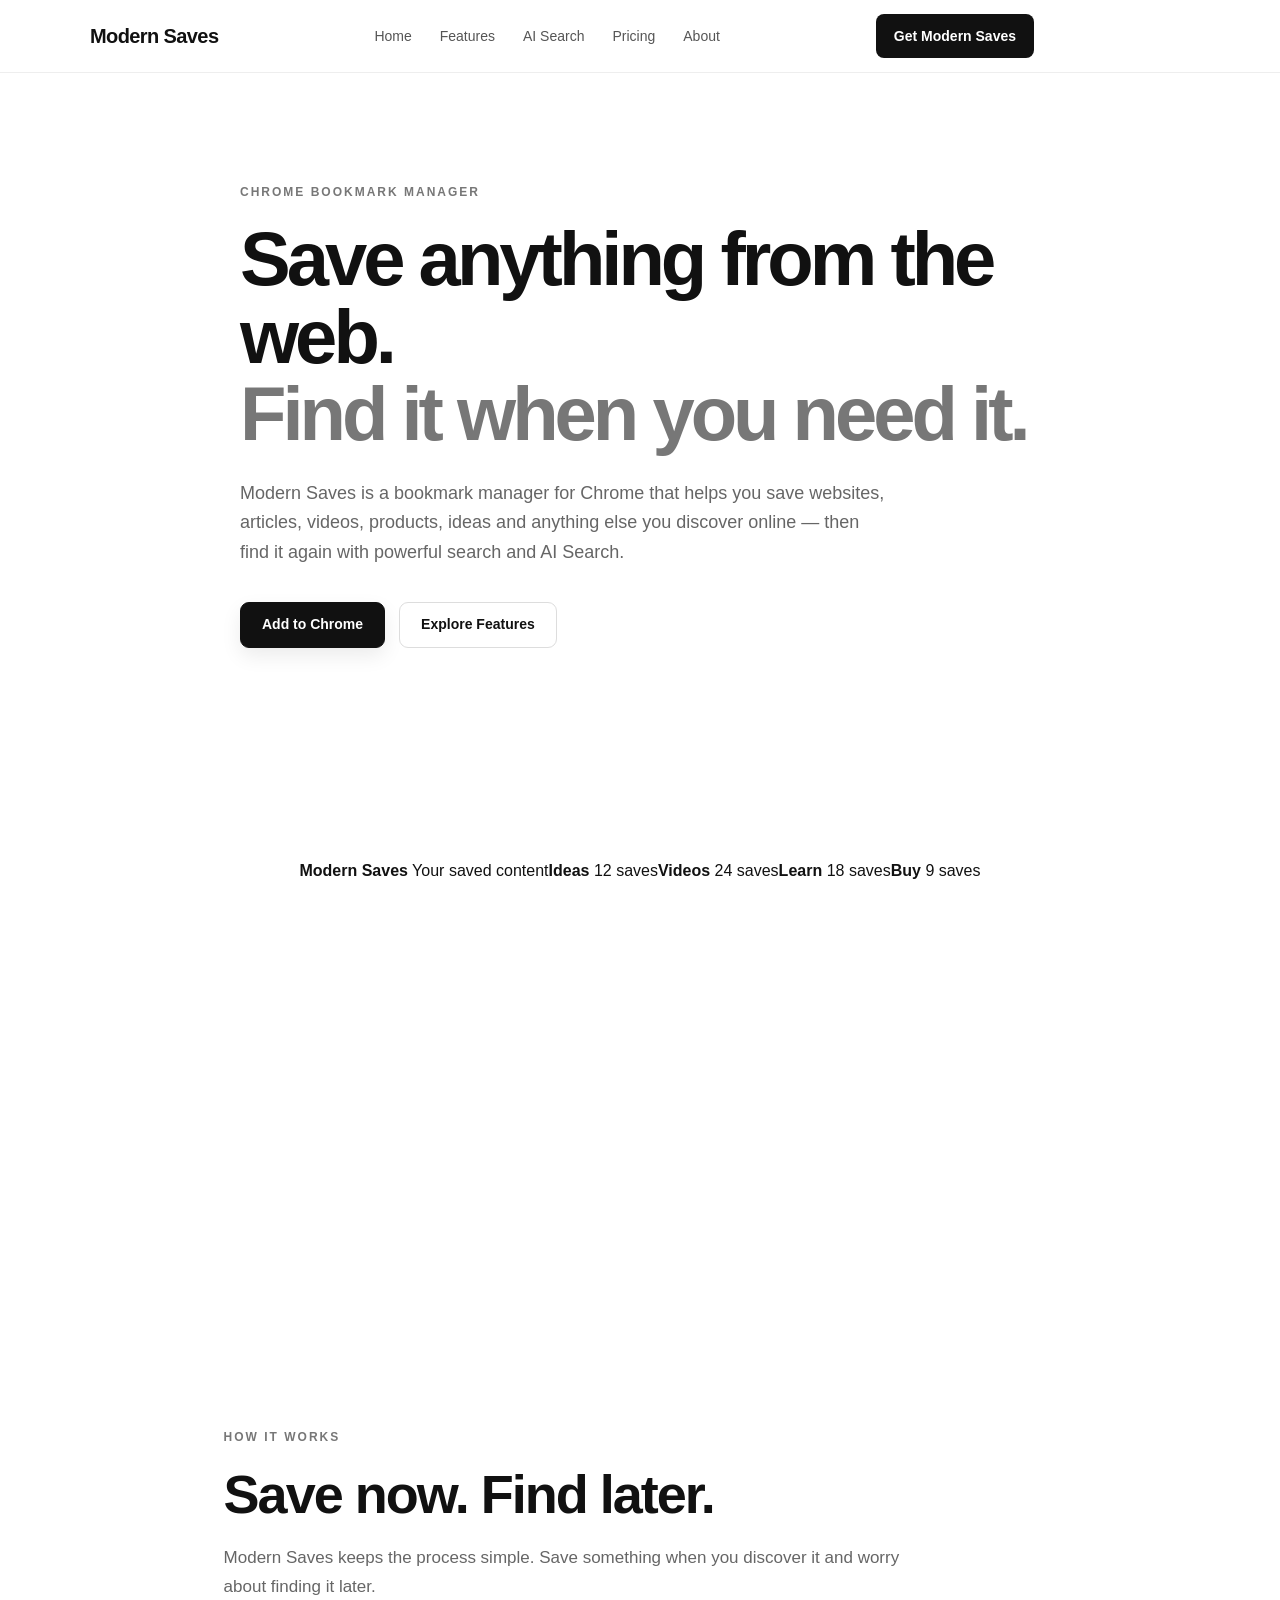
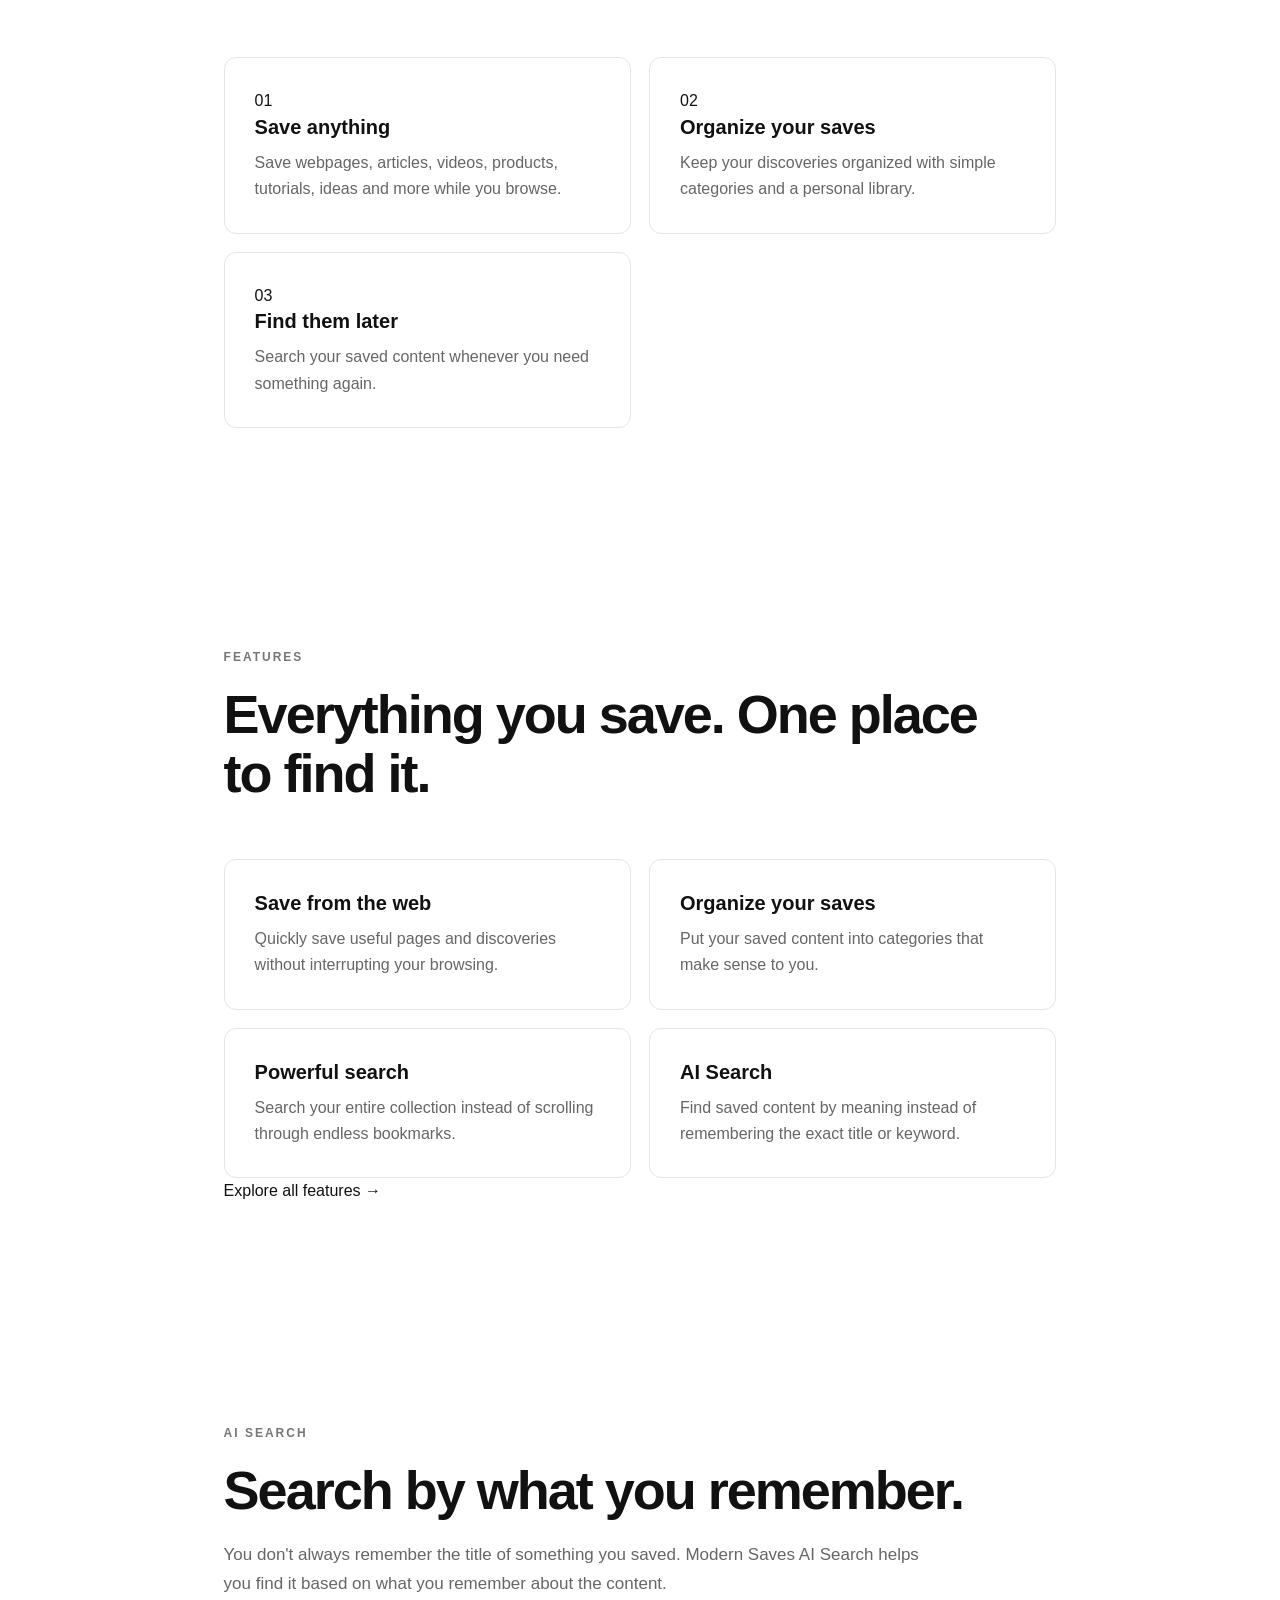
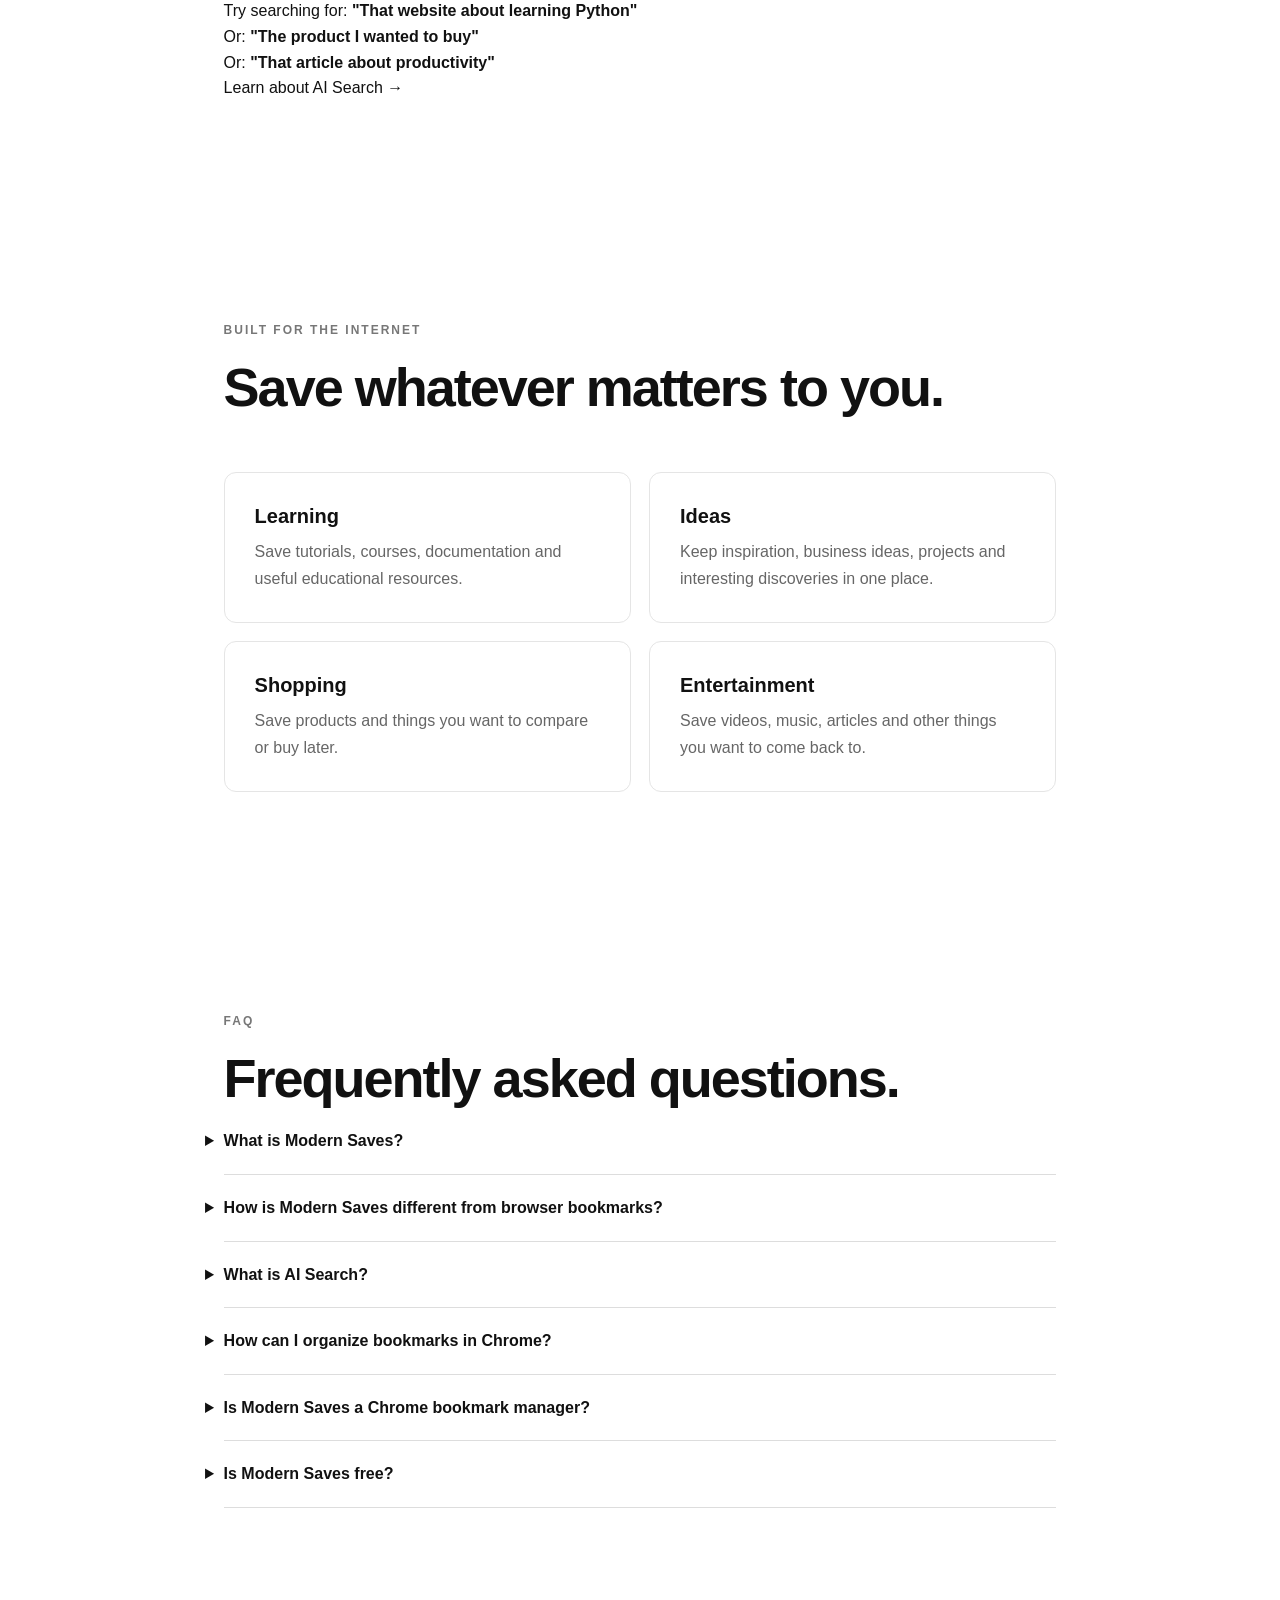
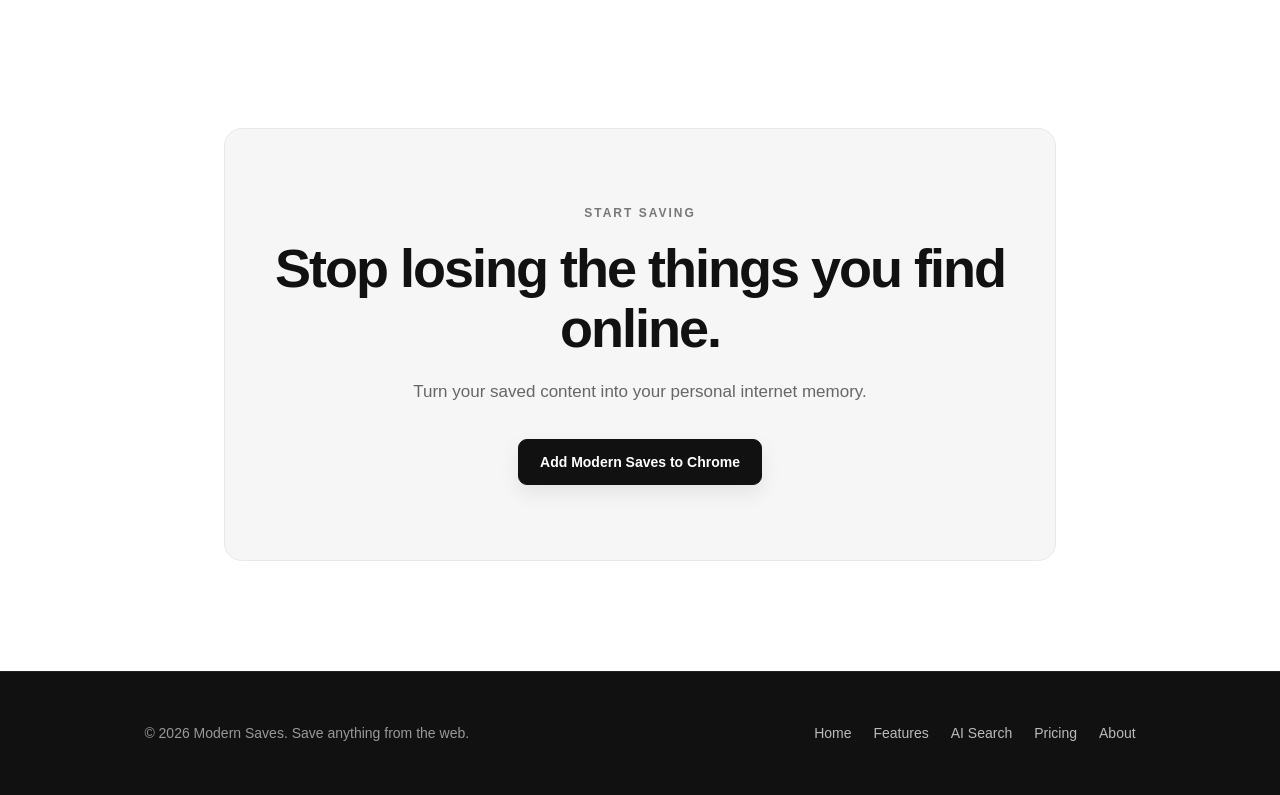
<file: index.html>
<!DOCTYPE html>
<html lang="en">
<head>
    <meta charset="UTF-8">
    <meta name="viewport" content="width=device-width, initial-scale=1.0">

    <title>Modern Saves — Bookmark Manager for Chrome</title>

    <meta
        name="description"
        content="Modern Saves is a bookmark manager for Chrome that helps you save, organize, search and rediscover websites, articles, videos, products and ideas with powerful AI Search."
    >

    <meta
        name="keywords"
        content="best bookmark manager, best bookmark manager chrome, Chrome bookmark manager, bookmark manager extension, bookmark search, bookmark organizer, manage bookmarks, manage bookmarks in Chrome, organize bookmarks in Chrome, how to manage bookmarks in Chrome, AI bookmark manager"
    >

    <meta name="robots" content="index, follow">

    <link
        rel="canonical"
        href="https://modern-saves-website-76wo.vercel.app/"
    >

    <!-- Open Graph -->
    <meta
        property="og:title"
        content="Modern Saves — Bookmark Manager for Chrome"
    >

    <meta
        property="og:description"
        content="Save, organize, search and rediscover anything from the web with Modern Saves, a bookmark manager for Chrome with AI Search."
    >

    <meta property="og:type" content="website">

    <meta
        property="og:url"
        content="https://modern-saves-website-76wo.vercel.app/"
    >

    <meta
        property="og:site_name"
        content="Modern Saves"
    >

    <!-- Twitter -->
    <meta name="twitter:card" content="summary">

    <meta
        name="twitter:title"
        content="Modern Saves — Bookmark Manager for Chrome"
    >

    <meta
        name="twitter:description"
        content="Save, organize, search and rediscover anything from the web with Modern Saves."
    >

    <!-- Sentry -->
    <script
        src="https://js.sentry-cdn.com/95d6eaae43333cdac1455194fea2e2d2.min.js"
        crossorigin="anonymous"
    ></script>

    <!-- Structured Data -->
    <script type="application/ld+json">
    {
        "@context": "https://schema.org",
        "@type": "SoftwareApplication",
        "name": "Modern Saves",
        "description": "Modern Saves is a bookmark manager for Chrome that helps users save, organize, search and rediscover anything from the web with powerful AI Search.",
        "applicationCategory": "BrowserApplication",
        "operatingSystem": "Chrome",
        "url": "https://modern-saves-website-76wo.vercel.app/",
        "downloadUrl": "https://chromewebstore.google.com/detail/modern-saves/fnjaghebjbpdjbkgcealmfcdiagnfbpa"
    }
    </script>

    <script type="application/ld+json">
    {
        "@context": "https://schema.org",
        "@type": "WebSite",
        "name": "Modern Saves",
        "url": "https://modern-saves-website-76wo.vercel.app/"
    }
    </script>

    <link rel="stylesheet" href="style.css">
</head>

<body>

<header class="header">

    <div class="container nav">

        <a href="index.html" class="logo">
            Modern Saves
        </a>

        <nav class="nav-links">

            <a href="index.html">
                Home
            </a>

            <a href="features.html">
                Features
            </a>

            <a href="ai-search.html">
                AI Search
            </a>

            <a href="pricing.html">
                Pricing
            </a>

            <a href="about.html">
                About
            </a>

        </nav>

        <a
            href="https://chromewebstore.google.com/detail/modern-saves/fnjaghebjbpdjbkgcealmfcdiagnfbpa"
            class="nav-button"
            target="_blank"
            rel="noopener"
        >
            Get Modern Saves
        </a>

        <!-- Google Translate -->
        <div id="google_translate_element"></div>

    </div>

</header>


<main>

<!-- HERO -->

<section class="hero">

    <div class="container">

        <p class="eyebrow">
            CHROME BOOKMARK MANAGER
        </p>

        <h1>
            Save anything from the web.
            <span>Find it when you need it.</span>
        </h1>

        <p class="hero-text">
            Modern Saves is a bookmark manager for Chrome that helps you
            save websites, articles, videos, products, ideas and anything
            else you discover online — then find it again with powerful
            search and AI Search.
        </p>

        <div class="hero-buttons">

            <a
                href="https://chromewebstore.google.com/detail/modern-saves/fnjaghebjbpdjbkgcealmfcdiagnfbpa"
                class="button button-primary"
                target="_blank"
                rel="noopener"
            >
                Add to Chrome
            </a>

            <a
                href="features.html"
                class="button button-secondary"
            >
                Explore Features
            </a>

        </div>

    </div>

</section>


<!-- PRODUCT PREVIEW -->

<section class="section">

    <div class="container">

        <div class="product-preview">

            <div class="preview-header">
                <strong>Modern Saves</strong>
                <span>Your saved content</span>
            </div>

            <div class="preview-content">

                <div class="preview-item">
                    <strong>Ideas</strong>
                    <span>12 saves</span>
                </div>

                <div class="preview-item">
                    <strong>Videos</strong>
                    <span>24 saves</span>
                </div>

                <div class="preview-item">
                    <strong>Learn</strong>
                    <span>18 saves</span>
                </div>

                <div class="preview-item">
                    <strong>Buy</strong>
                    <span>9 saves</span>
                </div>

            </div>

        </div>

    </div>

</section>


<!-- HOW IT WORKS -->

<section class="section" id="how-it-works">

    <div class="container">

        <div class="section-heading">

            <p class="eyebrow">
                HOW IT WORKS
            </p>

            <h2>
                Save now. Find later.
            </h2>

            <p>
                Modern Saves keeps the process simple.
                Save something when you discover it and worry about
                finding it later.
            </p>

        </div>


        <div class="features-grid">

            <article class="feature-card">

                <span class="feature-number">01</span>

                <h3>
                    Save anything
                </h3>

                <p>
                    Save webpages, articles, videos, products,
                    tutorials, ideas and more while you browse.
                </p>

            </article>


            <article class="feature-card">

                <span class="feature-number">02</span>

                <h3>
                    Organize your saves
                </h3>

                <p>
                    Keep your discoveries organized with simple
                    categories and a personal library.
                </p>

            </article>


            <article class="feature-card">

                <span class="feature-number">03</span>

                <h3>
                    Find them later
                </h3>

                <p>
                    Search your saved content whenever you need
                    something again.
                </p>

            </article>

        </div>

    </div>

</section>


<!-- FEATURES -->

<section class="section" id="features">

    <div class="container">

        <div class="section-heading">

            <p class="eyebrow">
                FEATURES
            </p>

            <h2>
                Everything you save.
                One place to find it.
            </h2>

        </div>


        <div class="features-grid">

            <article class="feature-card">

                <h3>
                    Save from the web
                </h3>

                <p>
                    Quickly save useful pages and discoveries
                    without interrupting your browsing.
                </p>

            </article>


            <article class="feature-card">

                <h3>
                    Organize your saves
                </h3>

                <p>
                    Put your saved content into categories that
                    make sense to you.
                </p>

            </article>


            <article class="feature-card">

                <h3>
                    Powerful search
                </h3>

                <p>
                    Search your entire collection instead of
                    scrolling through endless bookmarks.
                </p>

            </article>


            <article class="feature-card">

                <h3>
                    AI Search
                </h3>

                <p>
                    Find saved content by meaning instead of
                    remembering the exact title or keyword.
                </p>

            </article>

        </div>


        <div class="section-link">

            <a href="features.html">
                Explore all features →
            </a>

        </div>

    </div>

</section>


<!-- AI SEARCH -->

<section class="section" id="ai-search">

    <div class="container">

        <div class="section-heading">

            <p class="eyebrow">
                AI SEARCH
            </p>

            <h2>
                Search by what you remember.
            </h2>

            <p>
                You don't always remember the title of something you
                saved. Modern Saves AI Search helps you find it based
                on what you remember about the content.
            </p>

        </div>


        <div class="ai-search-example">

            <div class="search-example-box">

                <span class="search-label">
                    Try searching for:
                </span>

                <strong>
                    "That website about learning Python"
                </strong>

            </div>


            <div class="search-example-box">

                <span class="search-label">
                    Or:
                </span>

                <strong>
                    "The product I wanted to buy"
                </strong>

            </div>


            <div class="search-example-box">

                <span class="search-label">
                    Or:
                </span>

                <strong>
                    "That article about productivity"
                </strong>

            </div>

        </div>


        <div class="section-link">

            <a href="ai-search.html">
                Learn about AI Search →
            </a>

        </div>

    </div>

</section>


<!-- USE CASES -->

<section class="section">

    <div class="container">

        <div class="section-heading">

            <p class="eyebrow">
                BUILT FOR THE INTERNET
            </p>

            <h2>
                Save whatever matters to you.
            </h2>

        </div>


        <div class="features-grid">

            <article class="feature-card">

                <h3>
                    Learning
                </h3>

                <p>
                    Save tutorials, courses, documentation and
                    useful educational resources.
                </p>

            </article>


            <article class="feature-card">

                <h3>
                    Ideas
                </h3>

                <p>
                    Keep inspiration, business ideas, projects and
                    interesting discoveries in one place.
                </p>

            </article>


            <article class="feature-card">

                <h3>
                    Shopping
                </h3>

                <p>
                    Save products and things you want to compare
                    or buy later.
                </p>

            </article>


            <article class="feature-card">

                <h3>
                    Entertainment
                </h3>

                <p>
                    Save videos, music, articles and other things
                    you want to come back to.
                </p>

            </article>

        </div>

    </div>

</section>


<!-- FAQ -->

<section class="section" id="faq">

    <div class="container">

        <div class="section-heading">

            <p class="eyebrow">
                FAQ
            </p>

            <h2>
                Frequently asked questions.
            </h2>

        </div>


        <div class="faq-list">

            <details>

                <summary>
                    What is Modern Saves?
                </summary>

                <p>
                    Modern Saves is a bookmark manager and personal
                    internet library that helps you save anything from
                    the web and find it later.
                </p>

            </details>


            <details>

                <summary>
                    How is Modern Saves different from browser bookmarks?
                </summary>

                <p>
                    Traditional bookmarks can become difficult to manage
                    as your collection grows. Modern Saves is designed
                    around saving quickly and finding content later with
                    powerful search and AI Search.
                </p>

            </details>


            <details>

                <summary>
                    What is AI Search?
                </summary>

                <p>
                    AI Search helps you find saved content based on
                    meaning and context, so you don't always need to
                    remember the exact title or keyword.
                </p>

            </details>


            <details>

                <summary>
                    How can I organize bookmarks in Chrome?
                </summary>

                <p>
                    Modern Saves lets you save websites and online
                    discoveries into organized categories and search
                    your collection later, making a growing bookmark
                    library easier to manage.
                </p>

            </details>


            <details>

                <summary>
                    Is Modern Saves a Chrome bookmark manager?
                </summary>

                <p>
                    Yes. Modern Saves is a bookmark manager for Chrome
                    designed to make saving, organizing and finding
                    online content easier.
                </p>

            </details>


            <details>

                <summary>
                    Is Modern Saves free?
                </summary>

                <p>
                    Modern Saves has a free option. Pro features are
                    also available at the current launch price.
                </p>

            </details>

        </div>

    </div>

</section>


<!-- FINAL CTA -->

<section class="section">

    <div class="container">

        <div class="cta-box">

            <p class="eyebrow">
                START SAVING
            </p>

            <h2>
                Stop losing the things you find online.
            </h2>

            <p>
                Turn your saved content into your personal internet memory.
            </p>

            <a
                href="https://chromewebstore.google.com/detail/modern-saves/fnjaghebjbpdjbkgcealmfcdiagnfbpa"
                class="button button-primary"
                target="_blank"
                rel="noopener"
            >
                Add Modern Saves to Chrome
            </a>

        </div>

    </div>

</section>


</main>


<footer class="footer">

    <div class="container">

        <p>
            © 2026 Modern Saves. Save anything from the web.
        </p>

        <div>

            <a href="index.html">
                Home
            </a>

            <a href="features.html">
                Features
            </a>

            <a href="ai-search.html">
                AI Search
            </a>

            <a href="pricing.html">
                Pricing
            </a>

            <a href="about.html">
                About
            </a>

        </div>

    </div>

</footer>


<!-- Google Translate -->

<script type="text/javascript">

    function googleTranslateElementInit() {

        new google.translate.TranslateElement(
            {
                pageLanguage: 'en',
                includedLanguages: 'en,es,pt,fr,de,ar',
                layout: google.translate.TranslateElement.InlineLayout.SIMPLE
            },
            'google_translate_element'
        );

    }

</script>


<script
    type="text/javascript"
    src="//translate.google.com/translate_a/element.js?cb=googleTranslateElementInit"
></script>


<script src="script.js"></script>

</body>
</html>
</file>
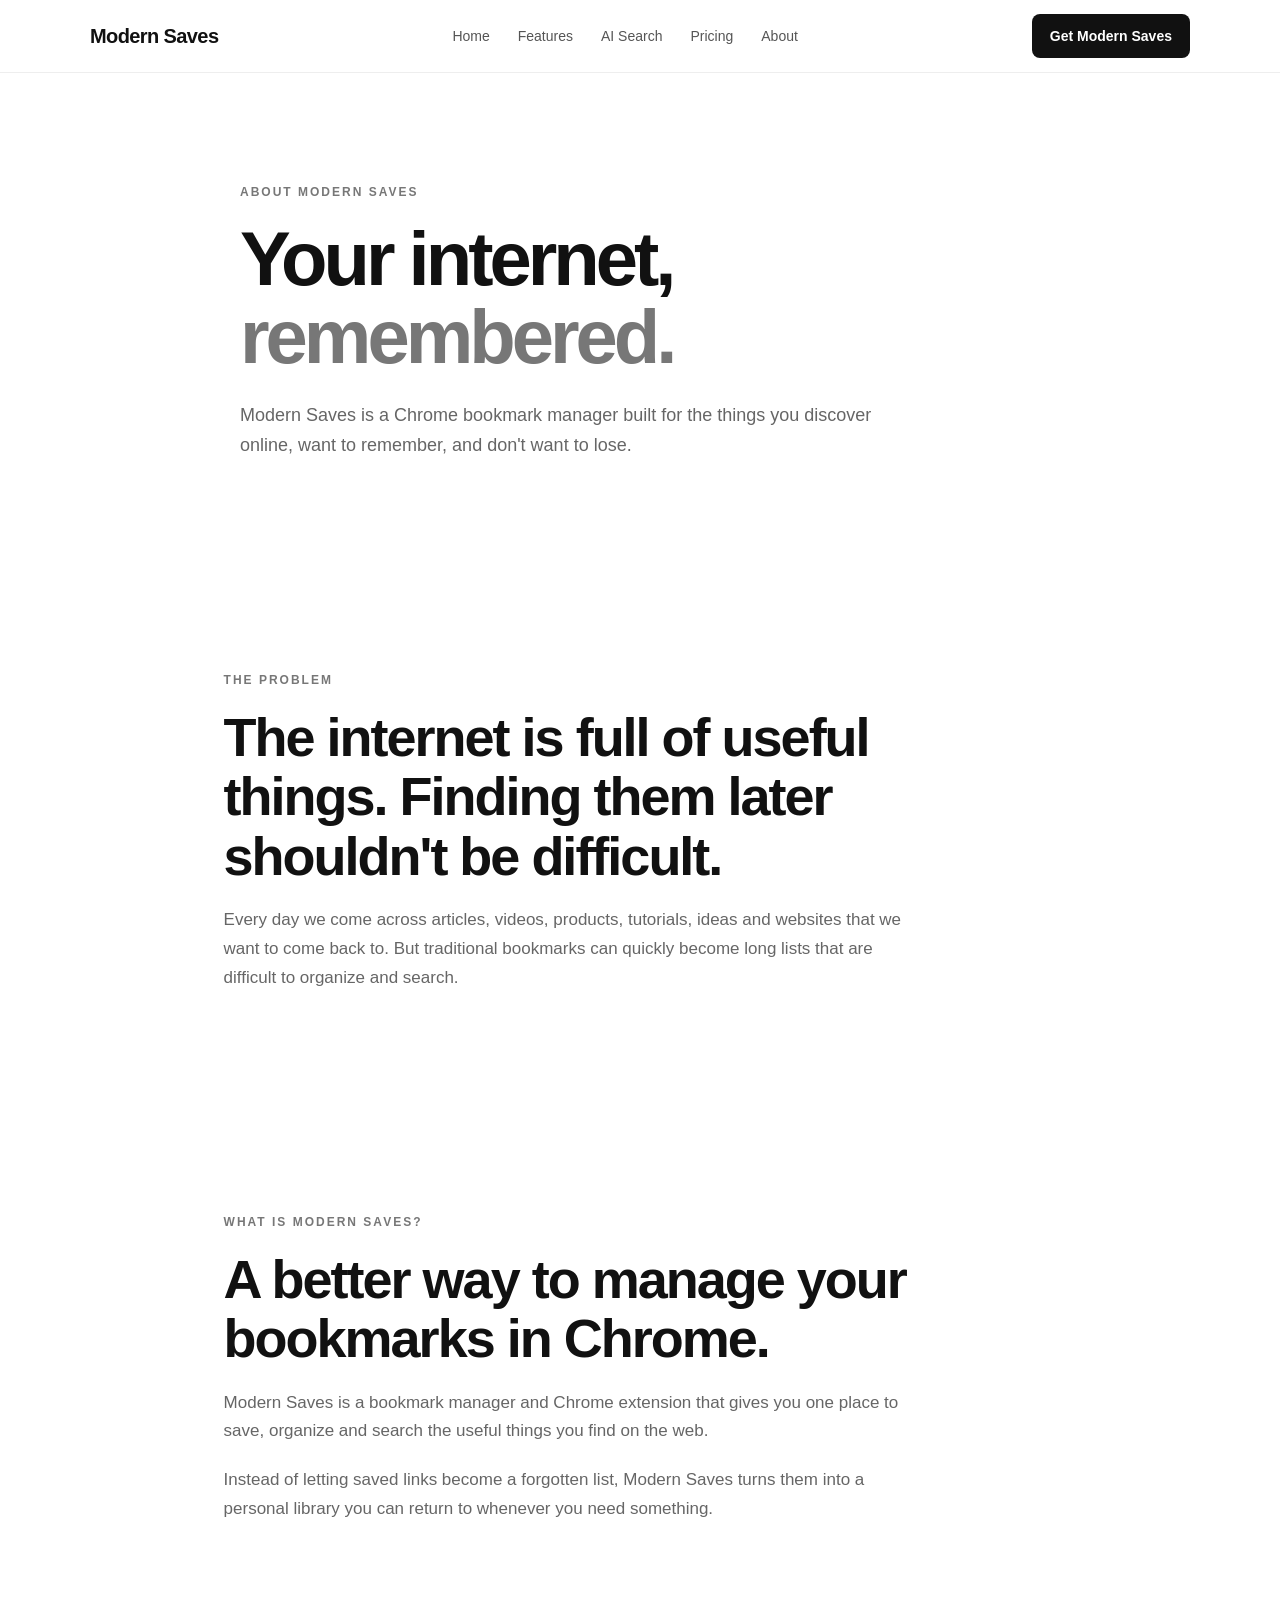
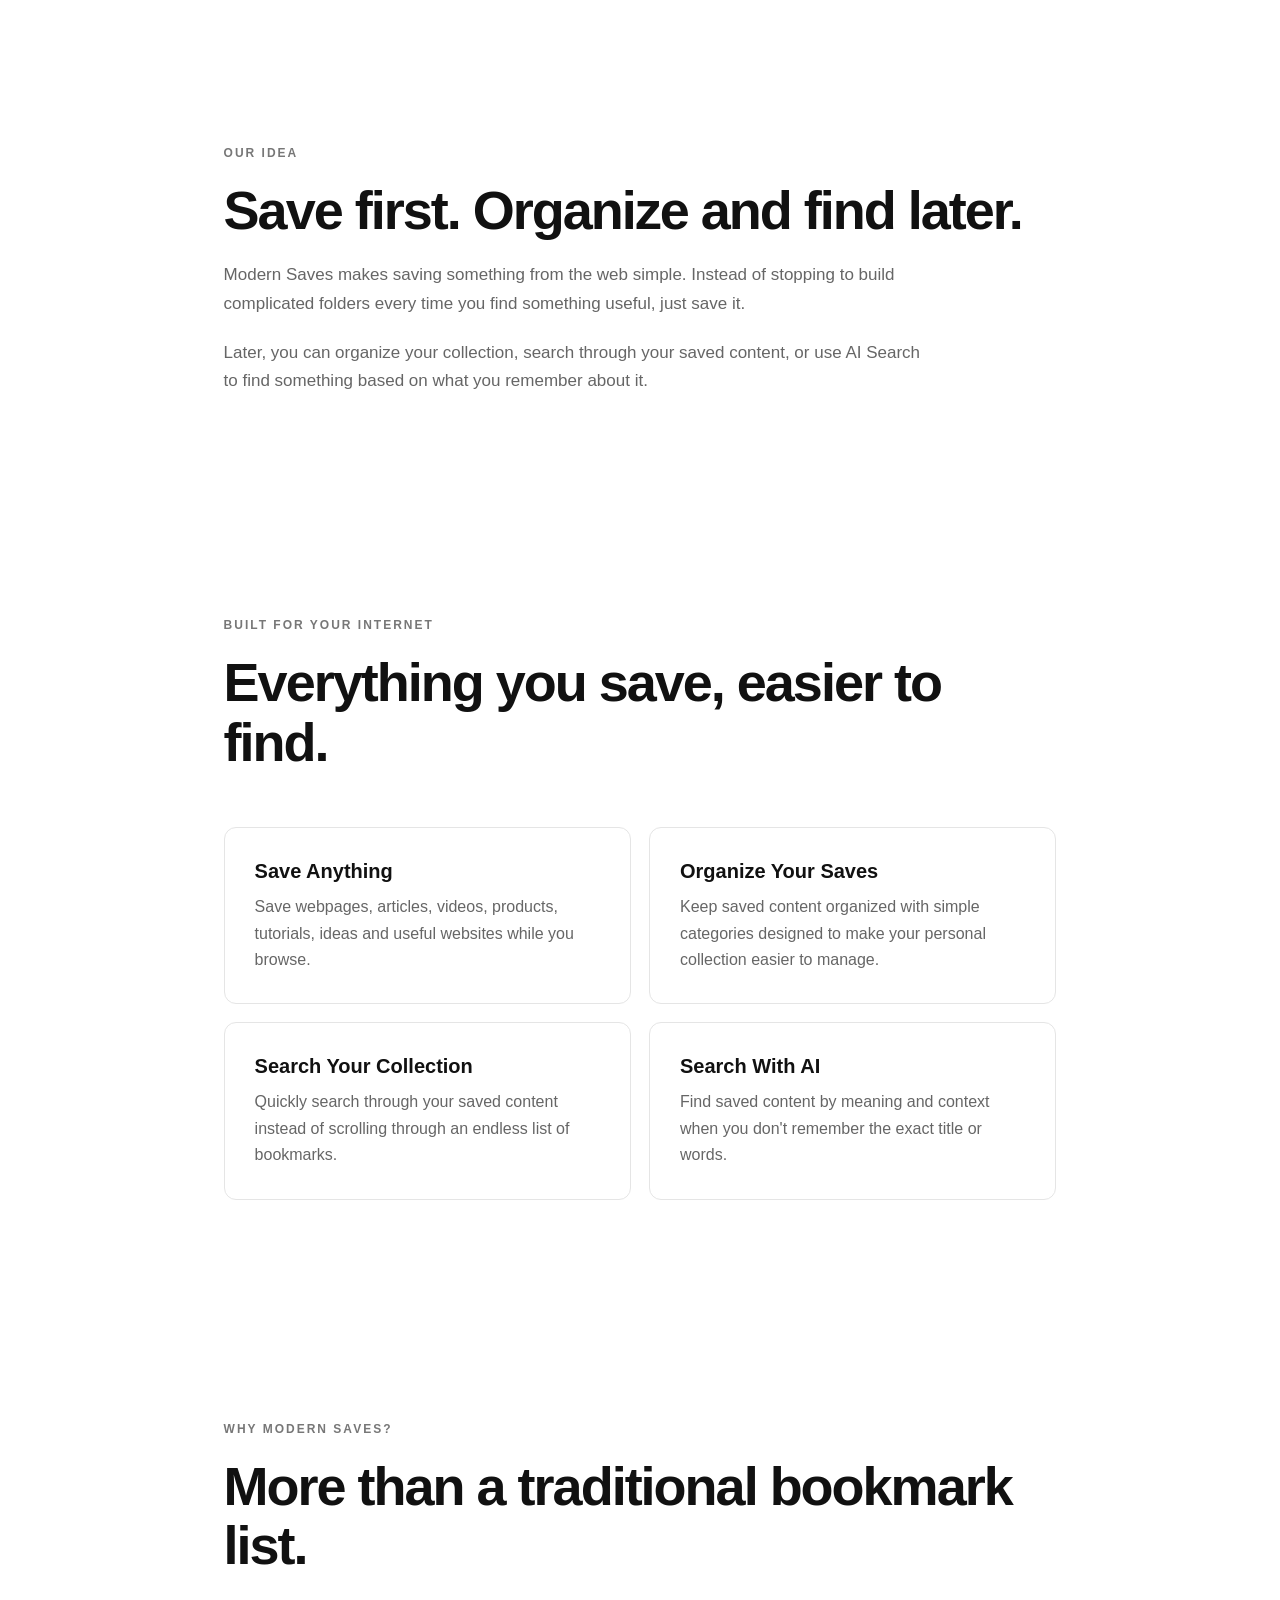
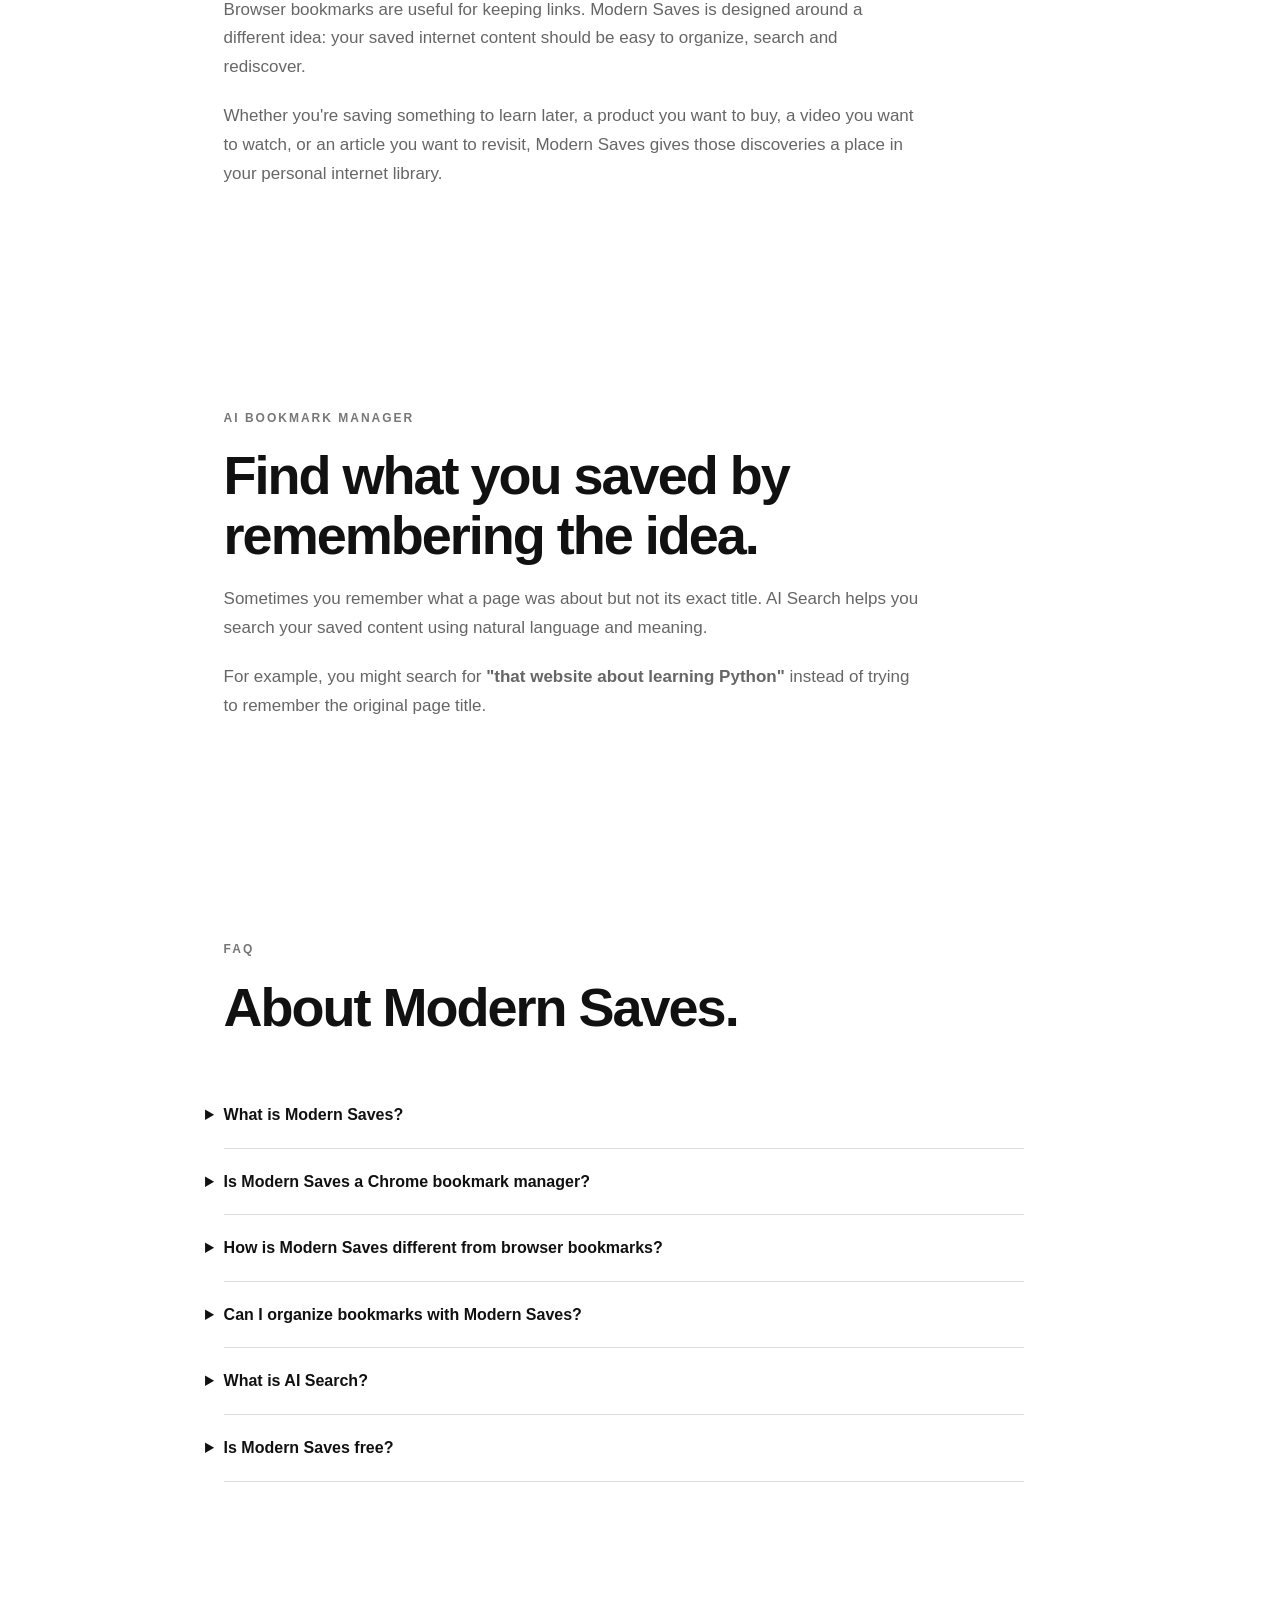
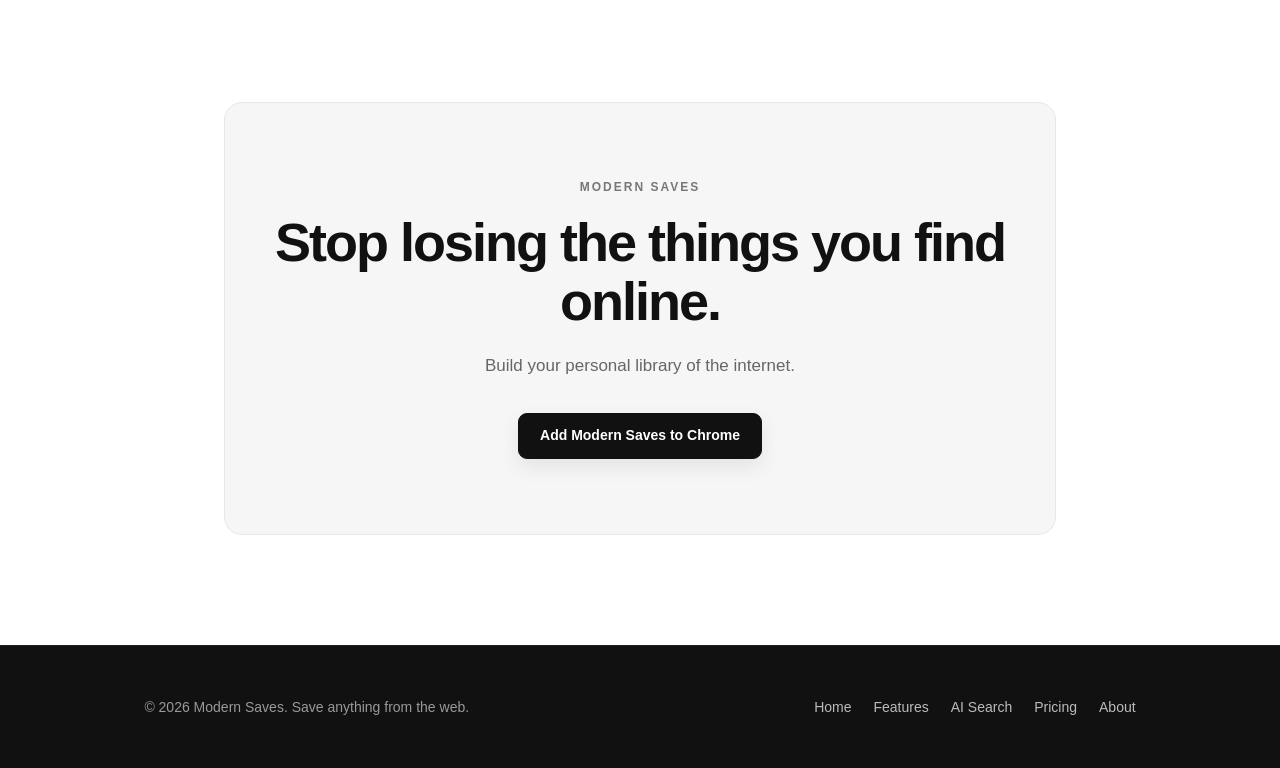
<file: about.html>
<!DOCTYPE html>
<html lang="en">
<head>
    <meta charset="UTF-8">
    <meta name="viewport" content="width=device-width, initial-scale=1.0">

    <title>About Modern Saves — Chrome Bookmark Manager</title>

    <meta
        name="description"
        content="Learn about Modern Saves, a Chrome bookmark manager built to help you save, organize and find anything from the web with powerful search and AI Search."
    >

    <meta
        name="keywords"
        content="Modern Saves, Chrome bookmark manager, bookmark manager, bookmark organizer, bookmark manager extension, AI bookmark manager, save anything from the web, manage bookmarks in Chrome"
    >

    <link
        rel="canonical"
        href="https://modern-saves-website-76wo.vercel.app/about.html"
    >

    <meta
        property="og:title"
        content="About Modern Saves — Chrome Bookmark Manager"
    >

    <meta
        property="og:description"
        content="Modern Saves is a Chrome bookmark manager designed to help you save, organize and find useful things from the web."
    >

    <meta property="og:type" content="website">

    <meta
        property="og:url"
        content="https://modern-saves-website-76wo.vercel.app/about.html"
    >

    <meta
        name="twitter:card"
        content="summary_large_image"
    >

    <meta
        name="twitter:title"
        content="About Modern Saves — Chrome Bookmark Manager"
    >

    <meta
        name="twitter:description"
        content="Save, organize and find anything from the web with Modern Saves."
    >

    <!-- STRUCTURED DATA -->
    <script type="application/ld+json">
    {
        "@context": "https://schema.org",
        "@type": "SoftwareApplication",
        "name": "Modern Saves",
        "description": "A Chrome bookmark manager that helps you save, organize and find anything from the web with powerful search and AI Search.",
        "applicationCategory": "BrowserApplication",
        "operatingSystem": "Chrome",
        "url": "https://modern-saves-website-76wo.vercel.app/",
        "downloadUrl": "https://chromewebstore.google.com/detail/modern-saves/fnjaghebjbpdjbkgcealmfcdiagnfbpa"
    }
    </script>

    <script type="application/ld+json">
    {
        "@context": "https://schema.org",
        "@type": "AboutPage",
        "name": "About Modern Saves",
        "description": "Learn about Modern Saves, a Chrome bookmark manager for saving, organizing and finding content from the web.",
        "url": "https://modern-saves-website-76wo.vercel.app/about.html",
        "about": {
            "@type": "SoftwareApplication",
            "name": "Modern Saves"
        }
    }
    </script>

    <link rel="stylesheet" href="style.css">
</head>

<body>

<header class="header">
    <div class="container nav">

        <a href="index.html" class="logo">
            Modern Saves
        </a>

        <nav class="nav-links">
            <a href="index.html">Home</a>
            <a href="features.html">Features</a>
            <a href="ai-search.html">AI Search</a>
            <a href="pricing.html">Pricing</a>
            <a href="about.html">About</a>
        </nav>

        <a
            href="https://chromewebstore.google.com/detail/modern-saves/fnjaghebjbpdjbkgcealmfcdiagnfbpa"
            class="nav-button"
            target="_blank"
            rel="noopener"
        >
            Get Modern Saves
        </a>

    </div>
</header>


<main>

<!-- HERO -->

<section class="hero">

    <div class="container">

        <p class="eyebrow">
            ABOUT MODERN SAVES
        </p>

        <h1>
            Your internet,
            <span>remembered.</span>
        </h1>

        <p class="hero-text">
            Modern Saves is a Chrome bookmark manager built for the things
            you discover online, want to remember, and don't want to lose.
        </p>

    </div>

</section>


<!-- THE PROBLEM -->

<section class="section">

    <div class="container">

        <div class="section-heading">

            <p class="eyebrow">
                THE PROBLEM
            </p>

            <h2>
                The internet is full of useful things.
                Finding them later shouldn't be difficult.
            </h2>

            <p>
                Every day we come across articles, videos, products,
                tutorials, ideas and websites that we want to come back to.
                But traditional bookmarks can quickly become long lists
                that are difficult to organize and search.
            </p>

        </div>

    </div>

</section>


<!-- WHAT IS MODERN SAVES -->

<section class="section">

    <div class="container">

        <div class="section-heading">

            <p class="eyebrow">
                WHAT IS MODERN SAVES?
            </p>

            <h2>
                A better way to manage your bookmarks in Chrome.
            </h2>

            <p>
                Modern Saves is a bookmark manager and Chrome extension
                that gives you one place to save, organize and search
                the useful things you find on the web.
            </p>

            <p>
                Instead of letting saved links become a forgotten list,
                Modern Saves turns them into a personal library you can
                return to whenever you need something.
            </p>

        </div>

    </div>

</section>


<!-- OUR IDEA -->

<section class="section">

    <div class="container">

        <div class="section-heading">

            <p class="eyebrow">
                OUR IDEA
            </p>

            <h2>
                Save first. Organize and find later.
            </h2>

            <p>
                Modern Saves makes saving something from the web simple.
                Instead of stopping to build complicated folders every
                time you find something useful, just save it.
            </p>

            <p>
                Later, you can organize your collection, search through
                your saved content, or use AI Search to find something
                based on what you remember about it.
            </p>

        </div>

    </div>

</section>


<!-- CORE FEATURES -->

<section class="section">

    <div class="container">

        <div class="section-heading">

            <p class="eyebrow">
                BUILT FOR YOUR INTERNET
            </p>

            <h2>
                Everything you save,
                easier to find.
            </h2>

        </div>


        <div class="features-grid">

            <article class="feature-card">

                <h3>
                    Save Anything
                </h3>

                <p>
                    Save webpages, articles, videos, products, tutorials,
                    ideas and useful websites while you browse.
                </p>

            </article>


            <article class="feature-card">

                <h3>
                    Organize Your Saves
                </h3>

                <p>
                    Keep saved content organized with simple categories
                    designed to make your personal collection easier to manage.
                </p>

            </article>


            <article class="feature-card">

                <h3>
                    Search Your Collection
                </h3>

                <p>
                    Quickly search through your saved content instead of
                    scrolling through an endless list of bookmarks.
                </p>

            </article>


            <article class="feature-card">

                <h3>
                    Search With AI
                </h3>

                <p>
                    Find saved content by meaning and context when you
                    don't remember the exact title or words.
                </p>

            </article>

        </div>

    </div>

</section>


<!-- DIFFERENCE -->

<section class="section">

    <div class="container">

        <div class="section-heading">

            <p class="eyebrow">
                WHY MODERN SAVES?
            </p>

            <h2>
                More than a traditional bookmark list.
            </h2>

            <p>
                Browser bookmarks are useful for keeping links.
                Modern Saves is designed around a different idea:
                your saved internet content should be easy to organize,
                search and rediscover.
            </p>

            <p>
                Whether you're saving something to learn later, a product
                you want to buy, a video you want to watch, or an article
                you want to revisit, Modern Saves gives those discoveries
                a place in your personal internet library.
            </p>

        </div>

    </div>

</section>


<!-- AI -->

<section class="section">

    <div class="container">

        <div class="section-heading">

            <p class="eyebrow">
                AI BOOKMARK MANAGER
            </p>

            <h2>
                Find what you saved
                by remembering the idea.
            </h2>

            <p>
                Sometimes you remember what a page was about but not
                its exact title. AI Search helps you search your saved
                content using natural language and meaning.
            </p>

            <p>
                For example, you might search for
                <strong>"that website about learning Python"</strong>
                instead of trying to remember the original page title.
            </p>

        </div>

    </div>

</section>


<!-- FAQ -->

<section class="section">

    <div class="container">

        <div class="section-heading">

            <p class="eyebrow">
                FAQ
            </p>

            <h2>
                About Modern Saves.
            </h2>

        </div>


        <div class="faq">

            <details>
                <summary>
                    What is Modern Saves?
                </summary>

                <p>
                    Modern Saves is a Chrome bookmark manager that helps
                    you save, organize and search useful content from the web.
                </p>
            </details>


            <details>
                <summary>
                    Is Modern Saves a Chrome bookmark manager?
                </summary>

                <p>
                    Yes. Modern Saves is a Chrome extension designed to
                    help you manage bookmarks and saved web content more
                    easily.
                </p>
            </details>


            <details>
                <summary>
                    How is Modern Saves different from browser bookmarks?
                </summary>

                <p>
                    Modern Saves focuses on making saved content easier
                    to organize, search and rediscover instead of keeping
                    it as a simple list of links.
                </p>
            </details>


            <details>
                <summary>
                    Can I organize bookmarks with Modern Saves?
                </summary>

                <p>
                    Yes. Modern Saves lets you organize saved content
                    into categories so your collection is easier to manage.
                </p>
            </details>


            <details>
                <summary>
                    What is AI Search?
                </summary>

                <p>
                    AI Search helps you find saved content using natural
                    language and meaning, even when you don't remember
                    the exact title of the page.
                </p>
            </details>


            <details>
                <summary>
                    Is Modern Saves free?
                </summary>

                <p>
                    Modern Saves offers a free plan for saving, organizing
                    and searching your saved content. Pro features are
                    available through the current launch offer.
                </p>
            </details>

        </div>

    </div>

</section>


<!-- CTA -->

<section class="section">

    <div class="container">

        <div class="cta-box">

            <p class="eyebrow">
                MODERN SAVES
            </p>

            <h2>
                Stop losing the things you find online.
            </h2>

            <p>
                Build your personal library of the internet.
            </p>

            <a
                href="https://chromewebstore.google.com/detail/modern-saves/fnjaghebjbpdjbkgcealmfcdiagnfbpa"
                class="button button-primary"
                target="_blank"
                rel="noopener"
            >
                Add Modern Saves to Chrome
            </a>

        </div>

    </div>

</section>

</main>


<footer class="footer">

    <div class="container">

        <p>
            © 2026 Modern Saves. Save anything from the web.
        </p>

        <div>

            <a href="index.html">
                Home
            </a>

            <a href="features.html">
                Features
            </a>

            <a href="ai-search.html">
                AI Search
            </a>

            <a href="pricing.html">
                Pricing
            </a>

            <a href="about.html">
                About
            </a>

        </div>

    </div>

</footer>


</body>
</html>
</file>
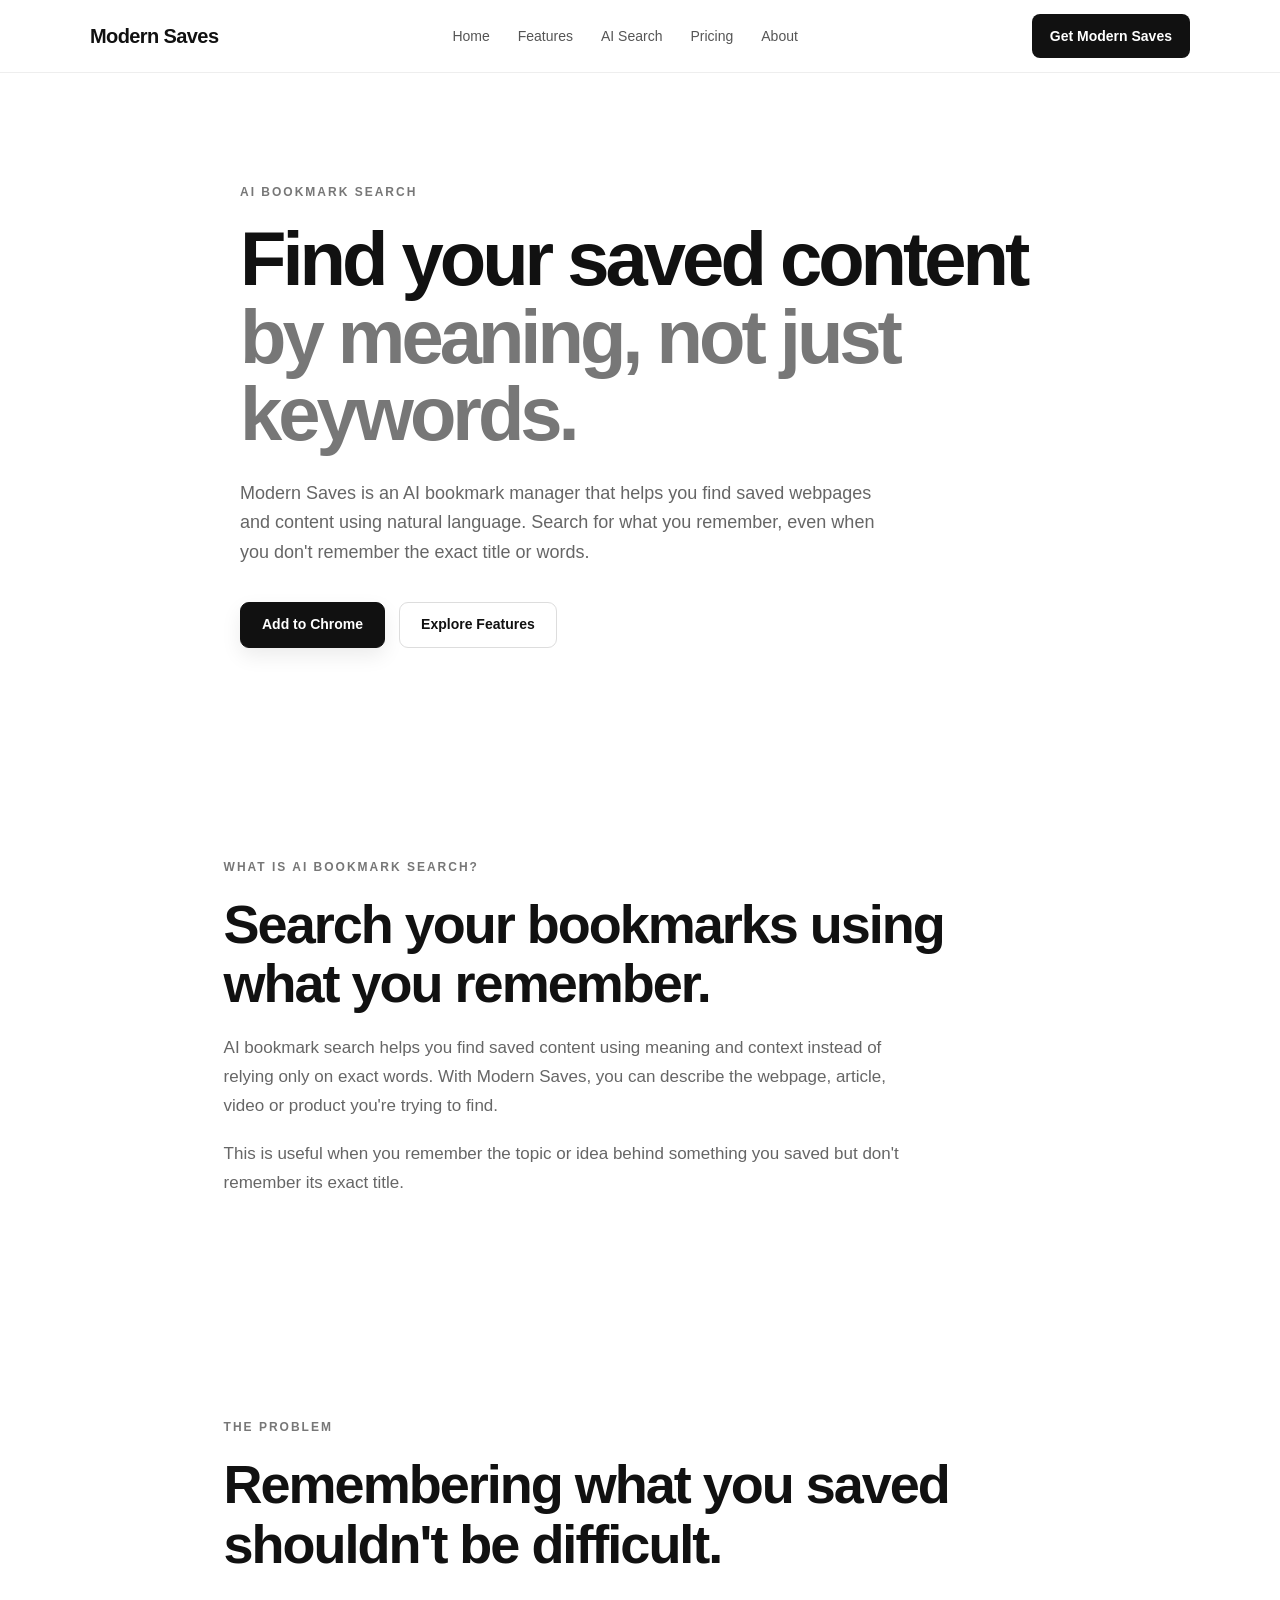
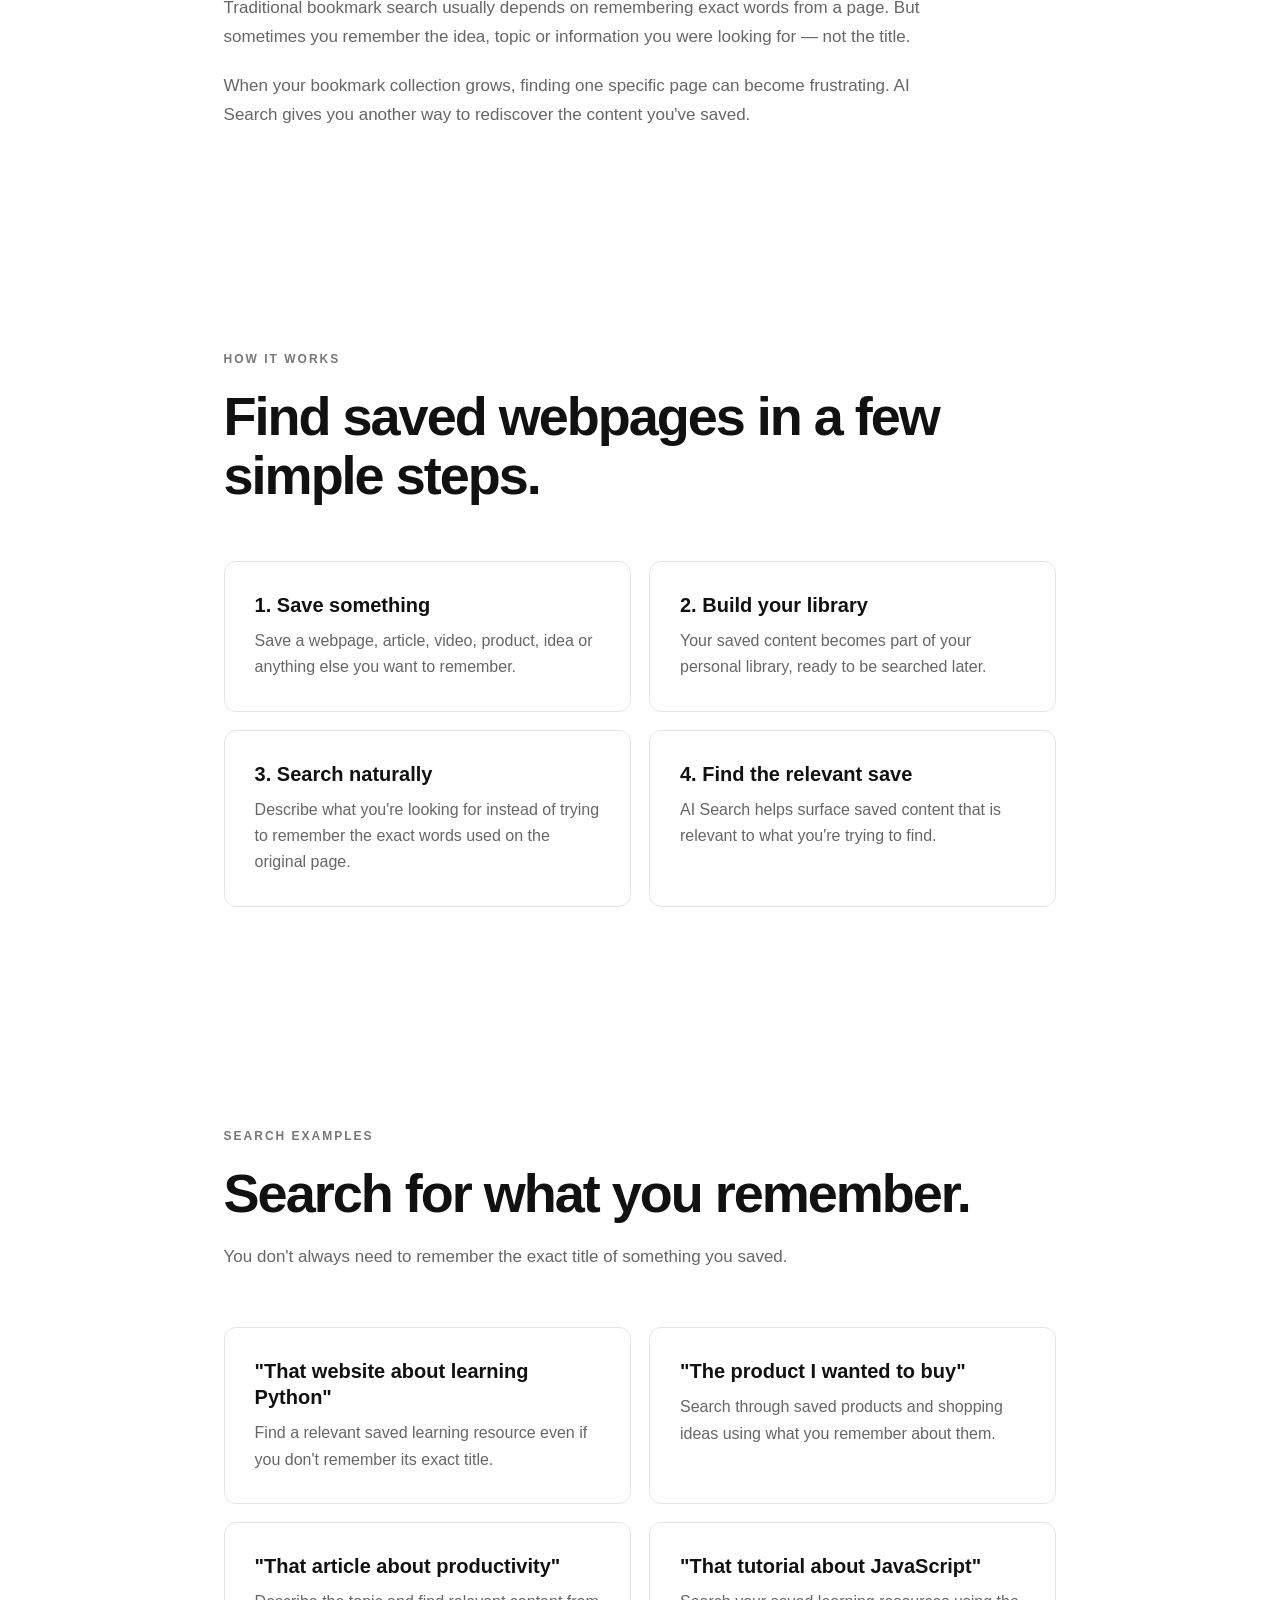
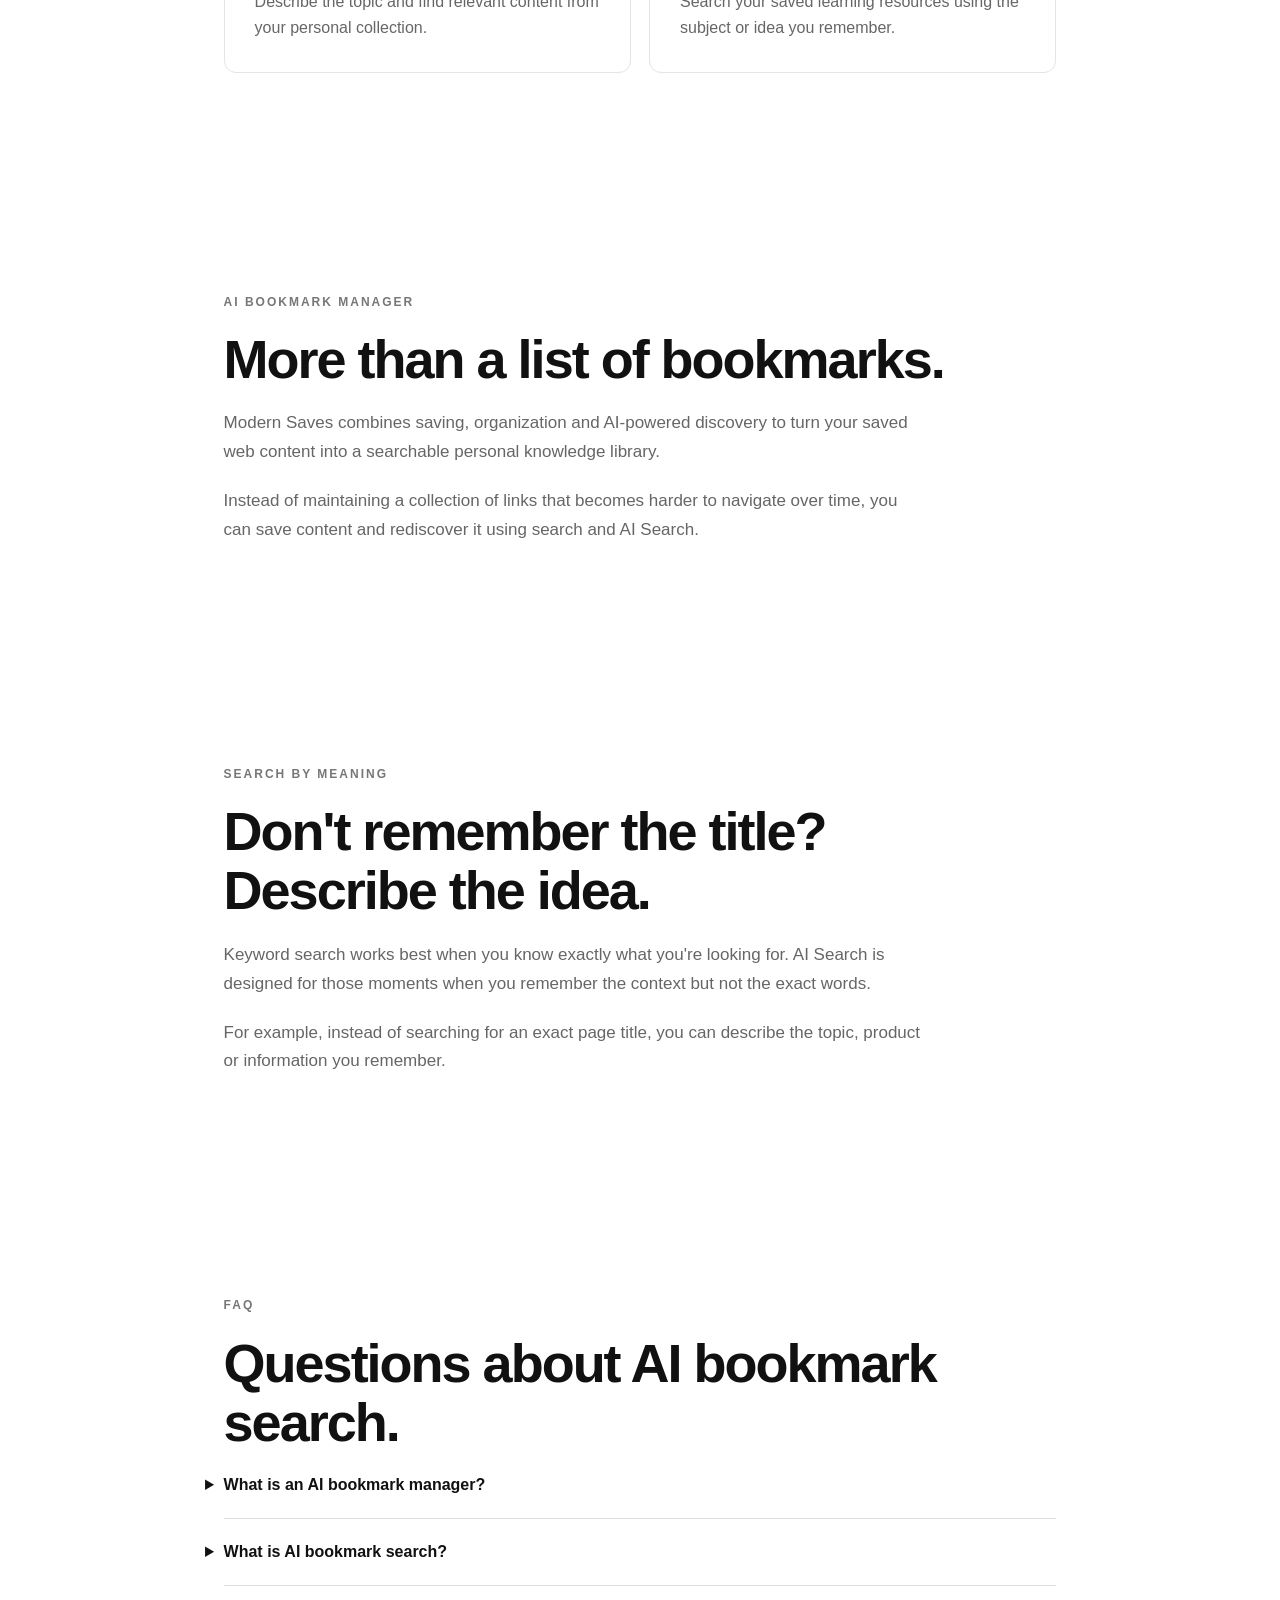
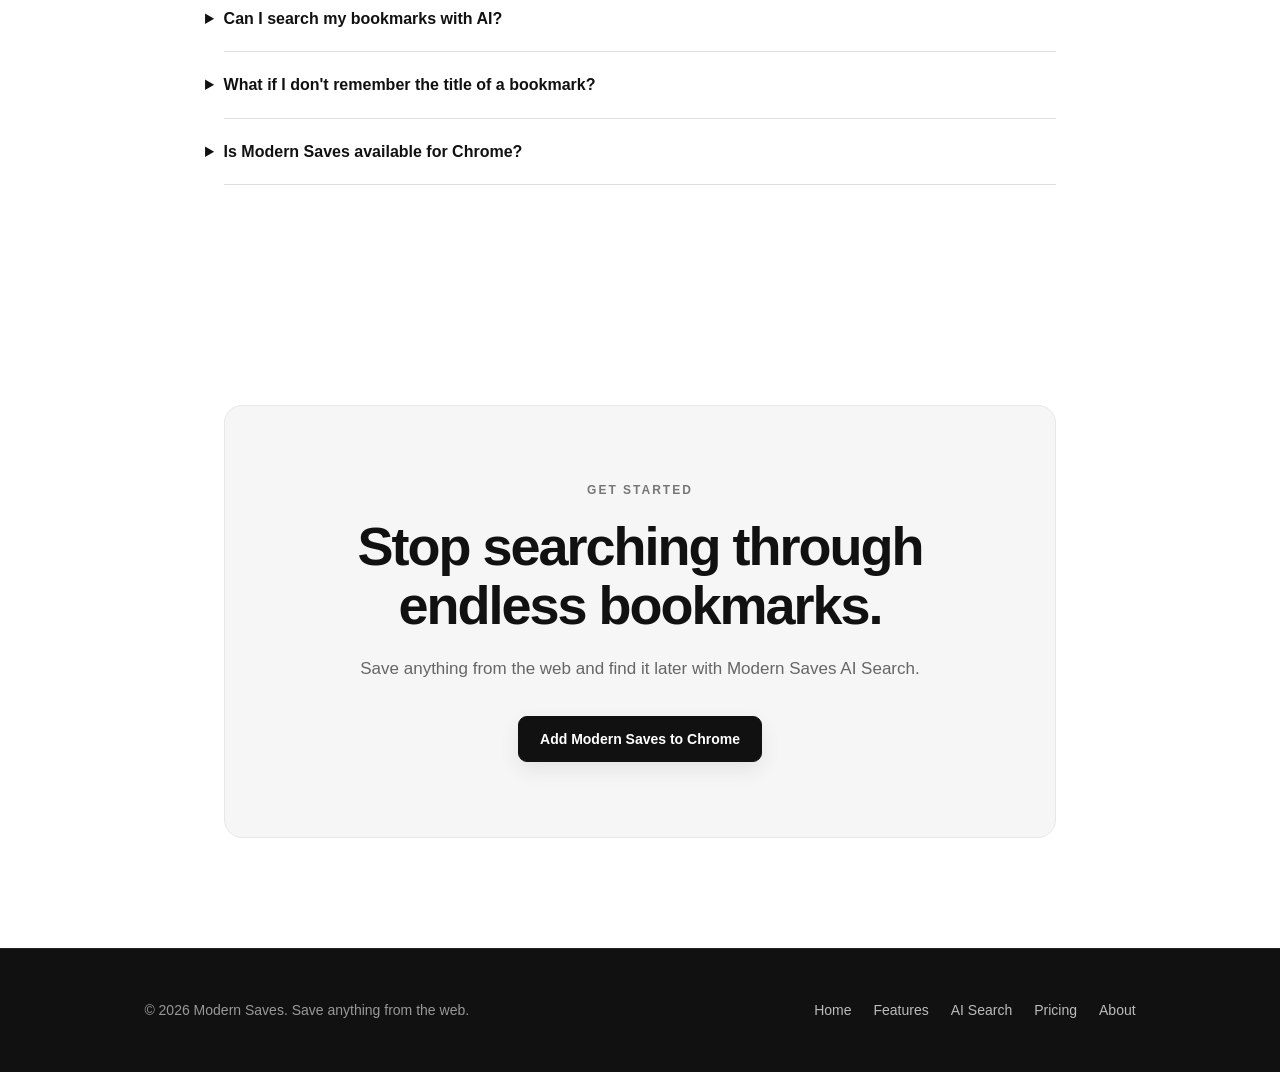
<file: ai-search.html>
<!DOCTYPE html>
<html lang="en">
<head>
    <meta charset="UTF-8">
    <meta name="viewport" content="width=device-width, initial-scale=1.0">

    <title>AI Bookmark Manager & Search — Modern Saves</title>

    <meta
        name="description"
        content="Modern Saves is an AI bookmark manager that helps you search bookmarks by meaning, find saved webpages naturally, and rediscover content you remember."
    >

    <meta
        name="keywords"
        content="AI bookmark manager, AI bookmark search, AI bookmark organizer, bookmark search, search bookmarks with AI, find bookmarks with AI, semantic bookmark search, find saved webpages"
    >

    <link
        rel="canonical"
        href="https://modern-saves-website-76wo.vercel.app/ai-search.html"
    >

    <!-- Open Graph -->

    <meta
        property="og:title"
        content="AI Bookmark Manager & Search — Modern Saves"
    >

    <meta
        property="og:description"
        content="Search your bookmarks by meaning and find saved webpages with Modern Saves AI Search."
    >

    <meta property="og:type" content="website">

    <meta
        property="og:url"
        content="https://modern-saves-website-76wo.vercel.app/ai-search.html"
    >

    <!-- Twitter -->

    <meta name="twitter:card" content="summary">

    <meta
        name="twitter:title"
        content="AI Bookmark Manager & Search — Modern Saves"
    >

    <meta
        name="twitter:description"
        content="Find saved webpages by meaning with Modern Saves AI Search."
    >

    <!-- Structured Data -->

    <script type="application/ld+json">
    {
        "@context": "https://schema.org",
        "@type": "SoftwareApplication",
        "name": "Modern Saves",
        "description": "An AI bookmark manager and search tool that helps users find saved webpages and online content using meaning and context.",
        "applicationCategory": "BrowserApplication",
        "operatingSystem": "Chrome",
        "url": "https://modern-saves-website-76wo.vercel.app/ai-search.html",
        "downloadUrl": "https://chromewebstore.google.com/detail/modern-saves/fnjaghebjbpdjbkgcealmfcdiagnfbpa"
    }
    </script>

    <link rel="stylesheet" href="style.css">
</head>

<body>


<header class="header">

    <div class="container nav">

        <a href="index.html" class="logo">
            Modern Saves
        </a>


        <nav class="nav-links">

            <a href="index.html">
                Home
            </a>

            <a href="features.html">
                Features
            </a>

            <a href="ai-search.html">
                AI Search
            </a>

            <a href="pricing.html">
                Pricing
            </a>

            <a href="about.html">
                About
            </a>

        </nav>


        <a
            href="https://chromewebstore.google.com/detail/modern-saves/fnjaghebjbpdjbkgcealmfcdiagnfbpa"
            class="nav-button"
            target="_blank"
            rel="noopener"
        >
            Get Modern Saves
        </a>

    </div>

</header>


<main>


<!-- HERO -->

<section class="hero">

    <div class="container">

        <p class="eyebrow">
            AI BOOKMARK SEARCH
        </p>


        <h1>

            Find your saved content

            <span>
                by meaning, not just keywords.
            </span>

        </h1>


        <p class="hero-text">

            Modern Saves is an AI bookmark manager that helps you
            find saved webpages and content using natural language.
            Search for what you remember, even when you don't remember
            the exact title or words.

        </p>


        <div class="hero-actions">


            <a
                href="https://chromewebstore.google.com/detail/modern-saves/fnjaghebjbpdjbkgcealmfcdiagnfbpa"
                class="button button-primary"
                target="_blank"
                rel="noopener"
            >
                Add to Chrome
            </a>


            <a
                href="features.html"
                class="button button-secondary"
            >
                Explore Features
            </a>


        </div>

    </div>

</section>


<!-- WHAT IS AI BOOKMARK SEARCH -->

<section class="section">

    <div class="container">

        <div class="section-heading">

            <p class="eyebrow">
                WHAT IS AI BOOKMARK SEARCH?
            </p>


            <h2>
                Search your bookmarks using what you remember.
            </h2>


            <p>
                AI bookmark search helps you find saved content using
                meaning and context instead of relying only on exact
                words. With Modern Saves, you can describe the webpage,
                article, video or product you're trying to find.
            </p>


            <p>
                This is useful when you remember the topic or idea
                behind something you saved but don't remember its
                exact title.
            </p>

        </div>

    </div>

</section>


<!-- THE PROBLEM -->

<section class="section">

    <div class="container">

        <div class="section-heading">

            <p class="eyebrow">
                THE PROBLEM
            </p>


            <h2>
                Remembering what you saved shouldn't be difficult.
            </h2>


            <p>
                Traditional bookmark search usually depends on
                remembering exact words from a page. But sometimes
                you remember the idea, topic or information you were
                looking for — not the title.
            </p>


            <p>
                When your bookmark collection grows, finding one
                specific page can become frustrating. AI Search gives
                you another way to rediscover the content you've saved.
            </p>

        </div>

    </div>

</section>


<!-- HOW IT WORKS -->

<section class="section">

    <div class="container">

        <div class="section-heading">

            <p class="eyebrow">
                HOW IT WORKS
            </p>


            <h2>
                Find saved webpages in a few simple steps.
            </h2>

        </div>


        <div class="features-grid">


            <article class="feature-card">

                <h3>
                    1. Save something
                </h3>

                <p>
                    Save a webpage, article, video, product, idea or
                    anything else you want to remember.
                </p>

            </article>


            <article class="feature-card">

                <h3>
                    2. Build your library
                </h3>

                <p>
                    Your saved content becomes part of your personal
                    library, ready to be searched later.
                </p>

            </article>


            <article class="feature-card">

                <h3>
                    3. Search naturally
                </h3>

                <p>
                    Describe what you're looking for instead of trying
                    to remember the exact words used on the original page.
                </p>

            </article>


            <article class="feature-card">

                <h3>
                    4. Find the relevant save
                </h3>

                <p>
                    AI Search helps surface saved content that is relevant
                    to what you're trying to find.
                </p>

            </article>


        </div>

    </div>

</section>


<!-- EXAMPLES -->

<section class="section">

    <div class="container">

        <div class="section-heading">

            <p class="eyebrow">
                SEARCH EXAMPLES
            </p>


            <h2>
                Search for what you remember.
            </h2>


            <p>
                You don't always need to remember the exact title of
                something you saved.
            </p>

        </div>


        <div class="features-grid">


            <article class="feature-card">

                <h3>
                    "That website about learning Python"
                </h3>

                <p>
                    Find a relevant saved learning resource even if
                    you don't remember its exact title.
                </p>

            </article>


            <article class="feature-card">

                <h3>
                    "The product I wanted to buy"
                </h3>

                <p>
                    Search through saved products and shopping ideas
                    using what you remember about them.
                </p>

            </article>


            <article class="feature-card">

                <h3>
                    "That article about productivity"
                </h3>

                <p>
                    Describe the topic and find relevant content from
                    your personal collection.
                </p>

            </article>


            <article class="feature-card">

                <h3>
                    "That tutorial about JavaScript"
                </h3>

                <p>
                    Search your saved learning resources using the
                    subject or idea you remember.
                </p>

            </article>


        </div>

    </div>

</section>


<!-- AI BOOKMARK MANAGER -->

<section class="section">

    <div class="container">

        <div class="section-heading">

            <p class="eyebrow">
                AI BOOKMARK MANAGER
            </p>


            <h2>
                More than a list of bookmarks.
            </h2>


            <p>
                Modern Saves combines saving, organization and
                AI-powered discovery to turn your saved web content
                into a searchable personal knowledge library.
            </p>


            <p>
                Instead of maintaining a collection of links that
                becomes harder to navigate over time, you can save
                content and rediscover it using search and AI Search.
            </p>

        </div>

    </div>

</section>


<!-- AI SEARCH VS KEYWORD SEARCH -->

<section class="section">

    <div class="container">

        <div class="section-heading">

            <p class="eyebrow">
                SEARCH BY MEANING
            </p>


            <h2>
                Don't remember the title? Describe the idea.
            </h2>


            <p>
                Keyword search works best when you know exactly what
                you're looking for. AI Search is designed for those
                moments when you remember the context but not the
                exact words.
            </p>


            <p>
                For example, instead of searching for an exact page
                title, you can describe the topic, product or information
                you remember.
            </p>

        </div>

    </div>

</section>


<!-- FAQ -->

<section class="section" id="faq">

    <div class="container">

        <div class="section-heading">

            <p class="eyebrow">
                FAQ
            </p>


            <h2>
                Questions about AI bookmark search.
            </h2>

        </div>


        <div class="faq-list">


            <details>

                <summary>
                    What is an AI bookmark manager?
                </summary>

                <p>
                    An AI bookmark manager helps you save and organize
                    online content while using AI-powered search or
                    discovery to help you find saved content later.
                    Modern Saves combines bookmark organization with
                    AI Search.
                </p>

            </details>


            <details>

                <summary>
                    What is AI bookmark search?
                </summary>

                <p>
                    AI bookmark search helps you find saved webpages
                    and other content using meaning and context rather
                    than relying only on exact keywords or titles.
                </p>

            </details>


            <details>

                <summary>
                    Can I search my bookmarks with AI?
                </summary>

                <p>
                    Yes. Modern Saves AI Search lets you describe what
                    you remember about saved content and helps you find
                    relevant items in your collection.
                </p>

            </details>


            <details>

                <summary>
                    What if I don't remember the title of a bookmark?
                </summary>

                <p>
                    You can use AI Search to describe the topic, idea,
                    product or information you remember instead of
                    relying only on the original title.
                </p>

            </details>


            <details>

                <summary>
                    Is Modern Saves available for Chrome?
                </summary>

                <p>
                    Yes. Modern Saves is available as a Chrome extension
                    designed to help you save, organize and search content
                    from the web.
                </p>

            </details>


        </div>

    </div>

</section>


<!-- CTA -->

<section class="section">

    <div class="container">

        <div class="cta-box">

            <p class="eyebrow">
                GET STARTED
            </p>


            <h2>
                Stop searching through endless bookmarks.
            </h2>


            <p>
                Save anything from the web and find it later with
                Modern Saves AI Search.
            </p>


            <a
                href="https://chromewebstore.google.com/detail/modern-saves/fnjaghebjbpdjbkgcealmfcdiagnfbpa"
                class="button button-primary"
                target="_blank"
                rel="noopener"
            >
                Add Modern Saves to Chrome
            </a>

        </div>

    </div>

</section>


</main>


<footer class="footer">

    <div class="container">

        <p>
            © 2026 Modern Saves. Save anything from the web.
        </p>


        <div>

            <a href="index.html">
                Home
            </a>

            <a href="features.html">
                Features
            </a>

            <a href="ai-search.html">
                AI Search
            </a>

            <a href="pricing.html">
                Pricing
            </a>

            <a href="about.html">
                About
            </a>

        </div>

    </div>

</footer>


</body>
</html>
</file>
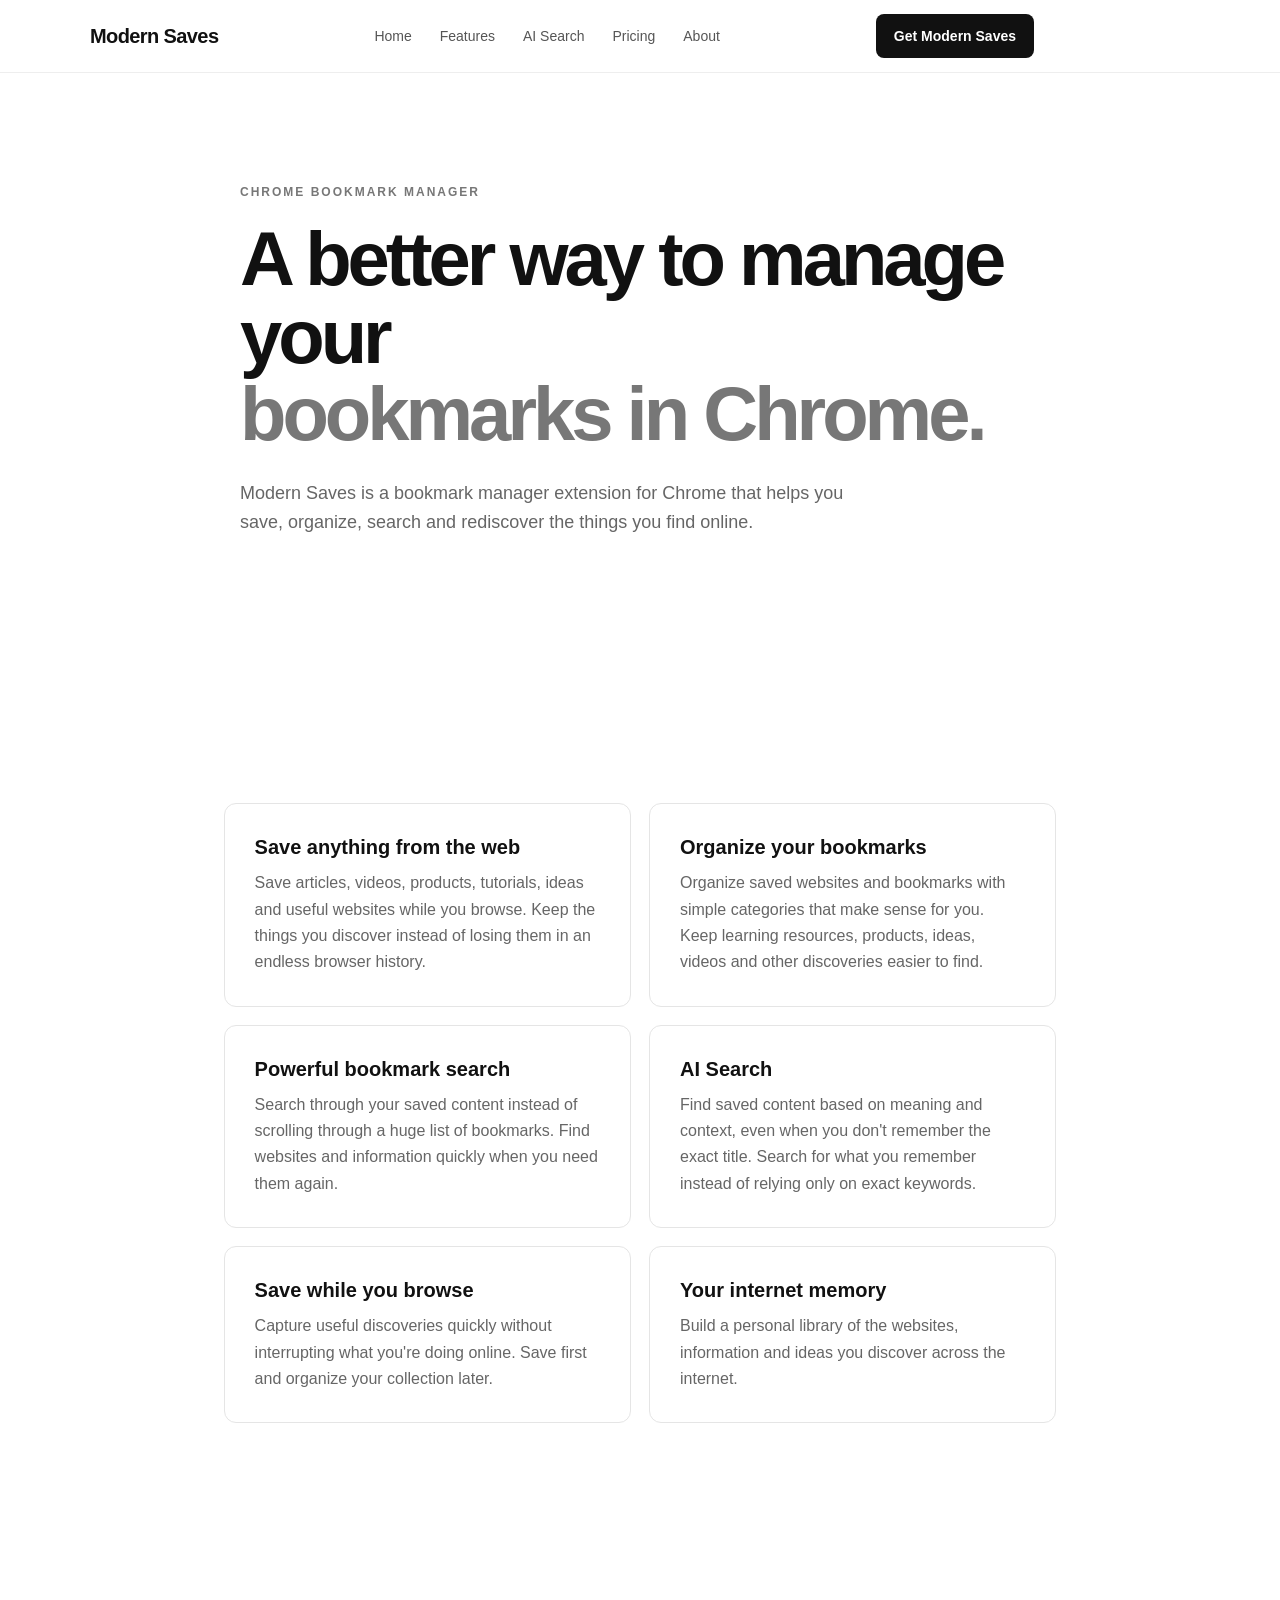
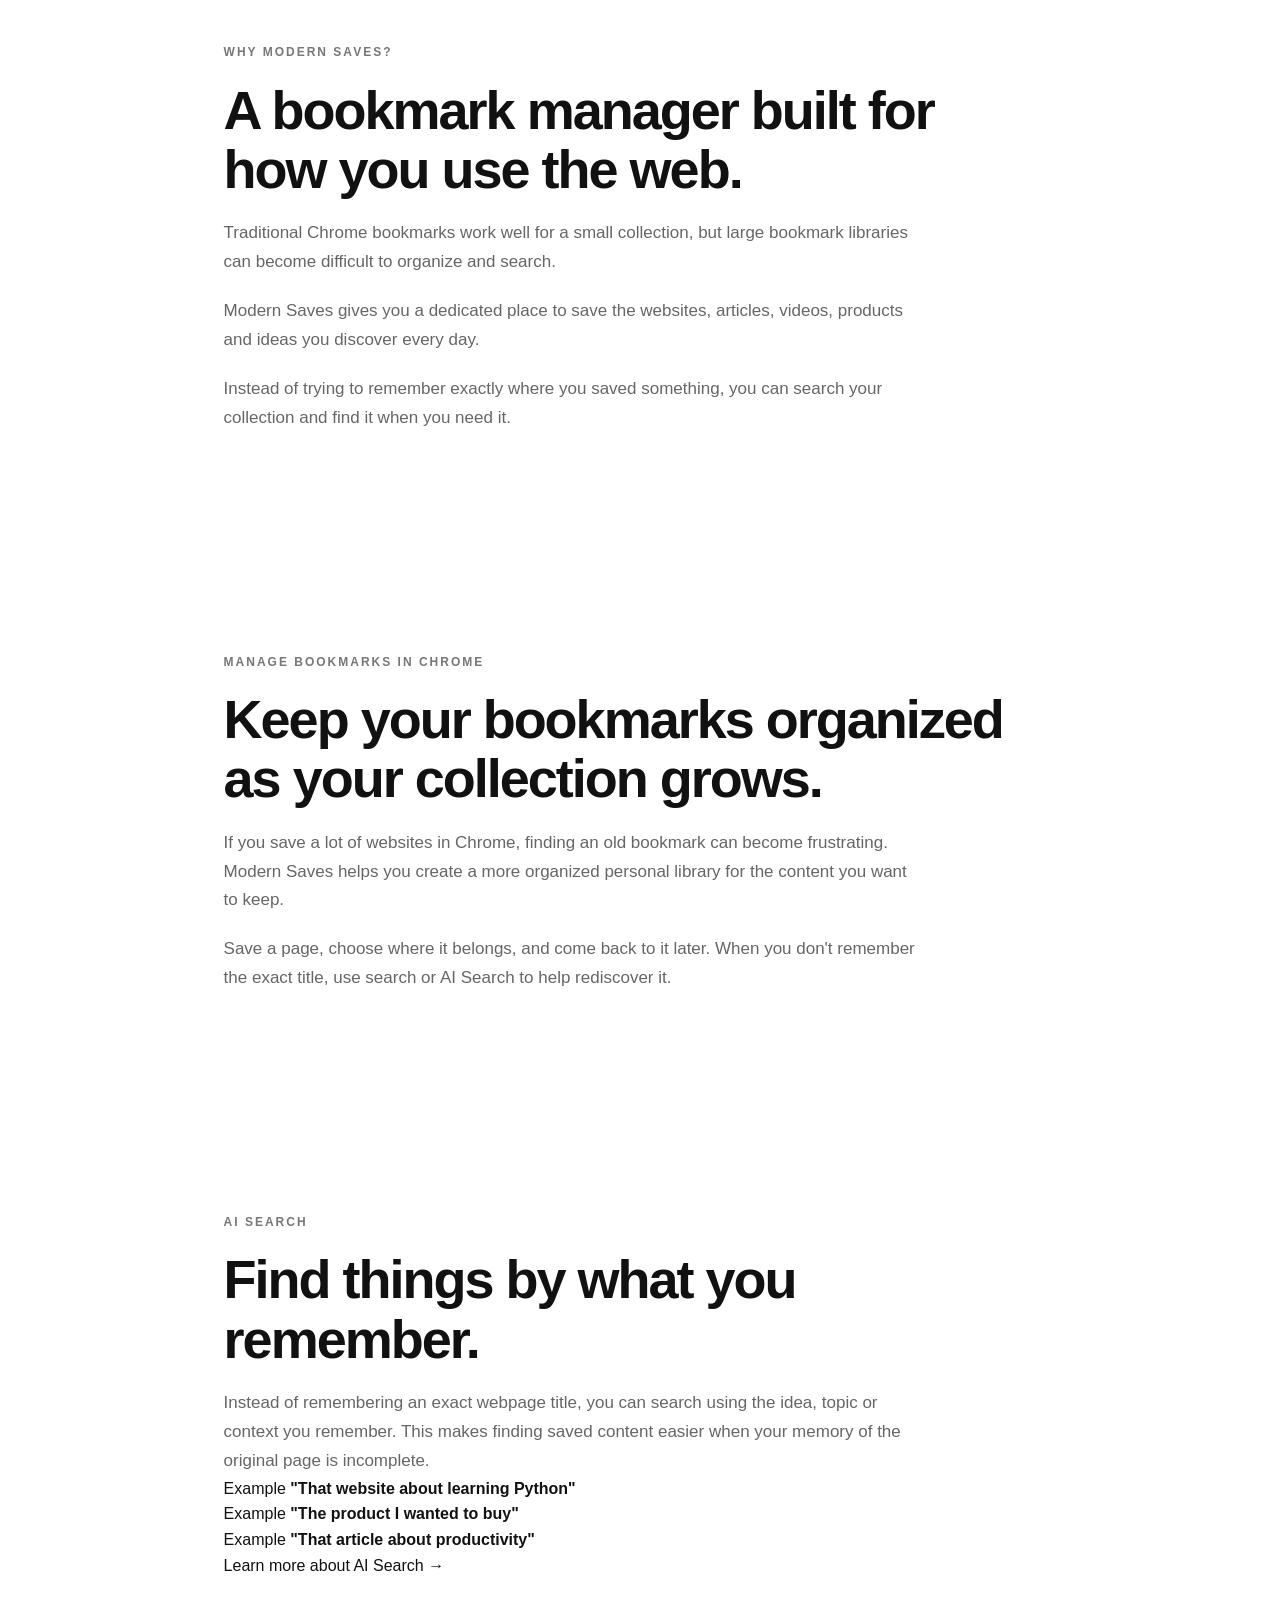
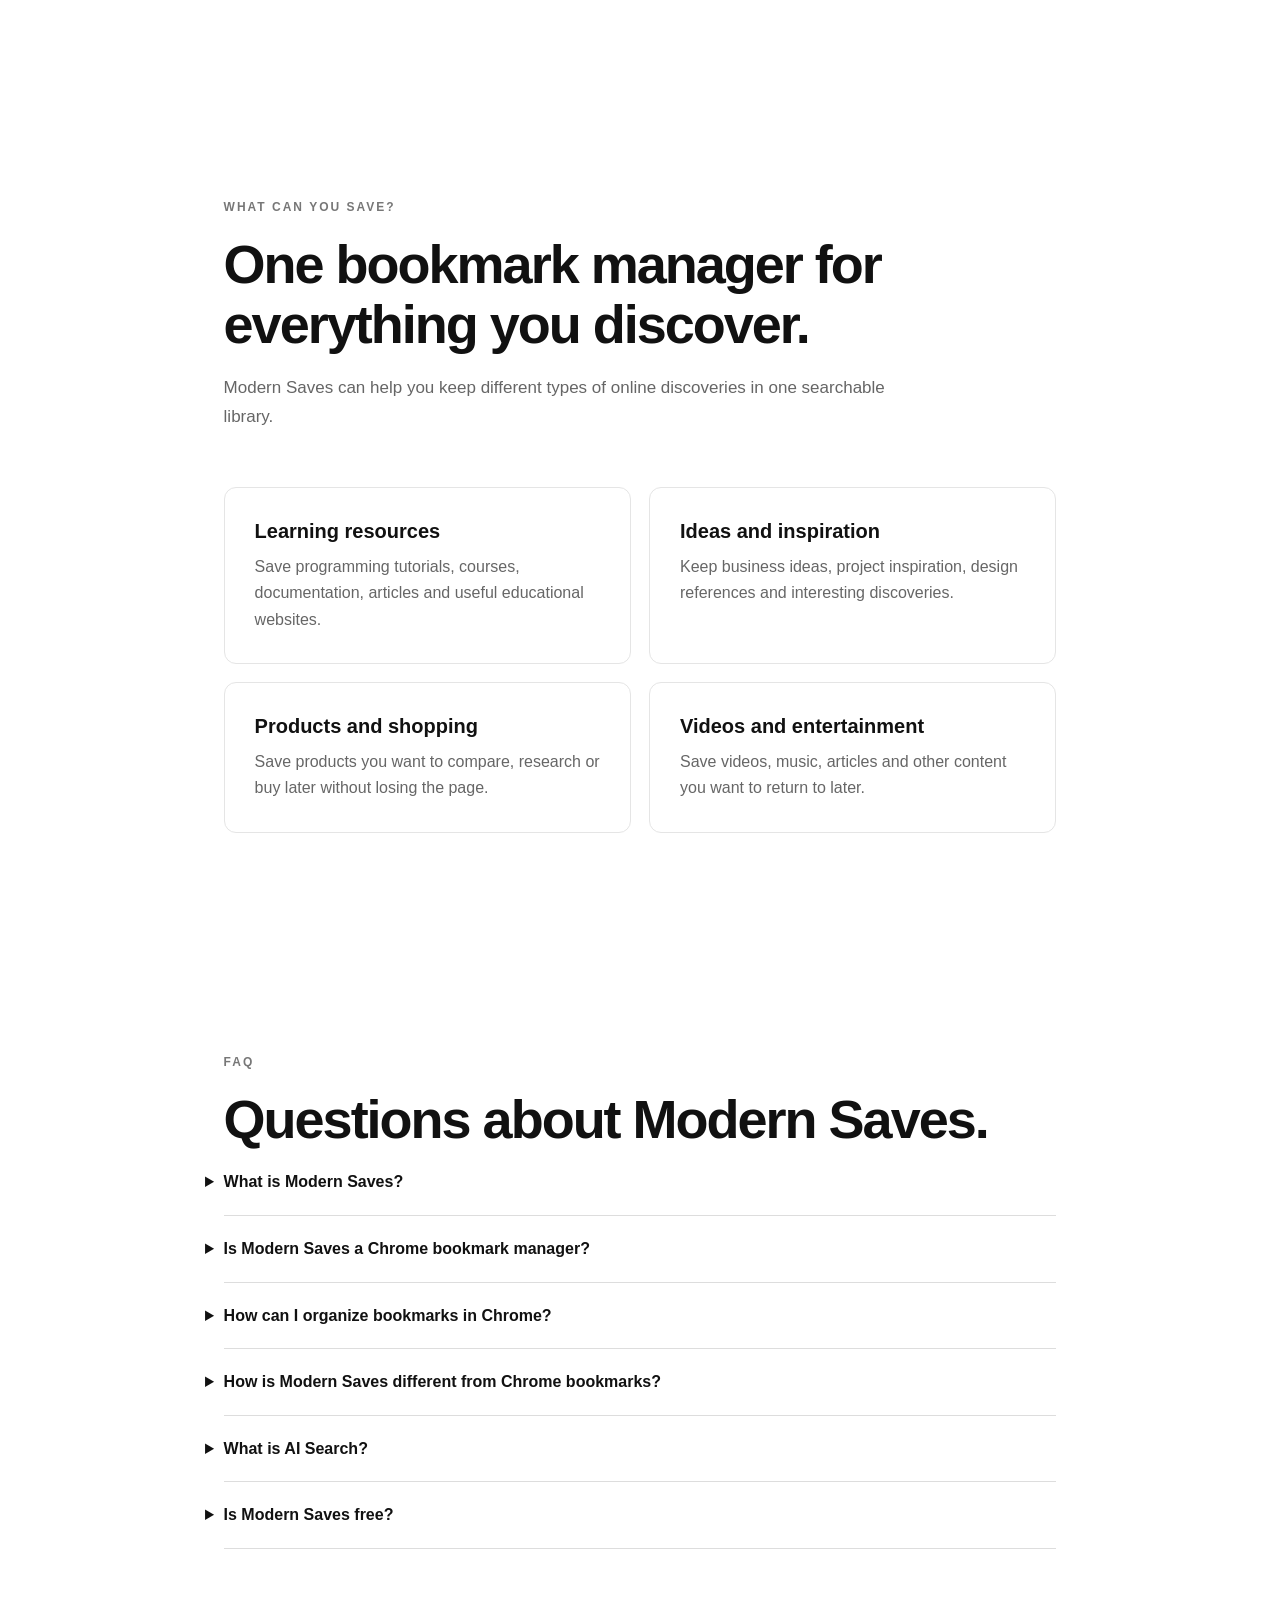
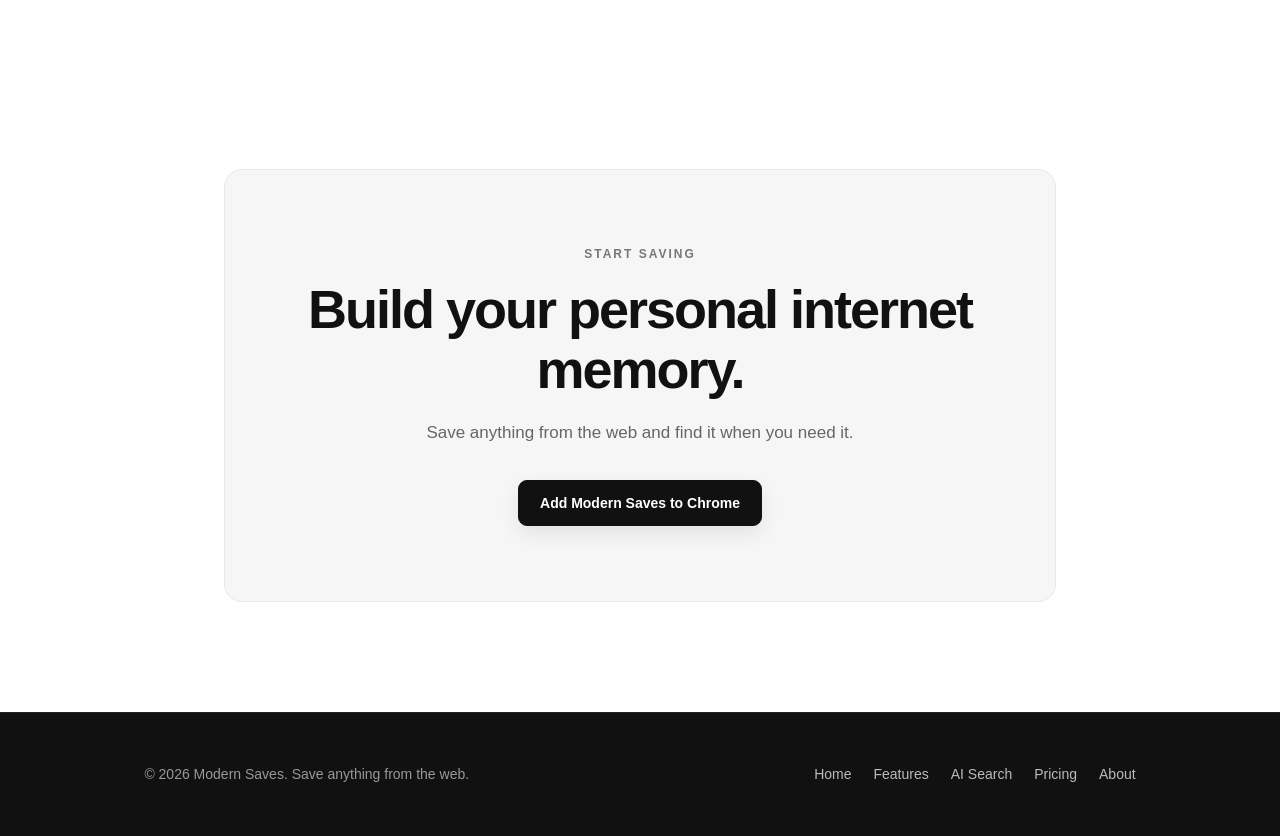
<file: features.html>
<!DOCTYPE html>
<html lang="en">
<head>
    <meta charset="UTF-8">
    <meta name="viewport" content="width=device-width, initial-scale=1.0">

    <title>Modern Saves Features — Bookmark Manager for Chrome</title>

    <meta
        name="description"
        content="Explore Modern Saves features for saving, organizing, searching and managing bookmarks in Chrome, including powerful AI Search."
    >

    <link
        rel="canonical"
        href="https://modern-saves-website-76wo.vercel.app/features.html"
    >

    <!-- Open Graph -->
    <meta
        property="og:title"
        content="Modern Saves Features — Bookmark Manager for Chrome"
    >

    <meta
        property="og:description"
        content="Save, organize, search and manage your bookmarks in Chrome with Modern Saves."
    >

    <meta property="og:type" content="website">

    <meta
        property="og:url"
        content="https://modern-saves-website-76wo.vercel.app/features.html"
    >

    <!-- Twitter -->
    <meta
        name="twitter:card"
        content="summary"
    >

    <meta
        name="twitter:title"
        content="Modern Saves Features — Bookmark Manager for Chrome"
    >

    <meta
        name="twitter:description"
        content="Save, organize, search and manage your bookmarks in Chrome with Modern Saves."
    >

    <!-- Structured Data -->
    <script type="application/ld+json">
    {
        "@context": "https://schema.org",
        "@type": "SoftwareApplication",
        "name": "Modern Saves",
        "description": "A bookmark manager for Chrome that helps users save, organize, search and rediscover content from the web.",
        "applicationCategory": "BrowserApplication",
        "operatingSystem": "Chrome",
        "url": "https://modern-saves-website-76wo.vercel.app/features.html",
        "downloadUrl": "https://chromewebstore.google.com/detail/modern-saves/fnjaghebjbpdjbkgcealmfcdiagnfbpa"
    }
    </script>

    <link rel="stylesheet" href="style.css">
</head>

<body>

<header class="header">

    <div class="container nav">

        <a href="index.html" class="logo">
            Modern Saves
        </a>

        <nav class="nav-links">

            <a href="index.html">
                Home
            </a>

            <a href="features.html">
                Features
            </a>

            <a href="ai-search.html">
                AI Search
            </a>

            <a href="pricing.html">
                Pricing
            </a>

            <a href="about.html">
                About
            </a>

        </nav>

        <a
            href="https://chromewebstore.google.com/detail/modern-saves/fnjaghebjbpdjbkgcealmfcdiagnfbpa"
            class="nav-button"
            target="_blank"
            rel="noopener"
        >
            Get Modern Saves
        </a>

        <!-- Language / Translate -->
        <div id="google_translate_element"></div>

    </div>

</header>


<main>

<!-- HERO -->

<section class="hero">

    <div class="container">

        <p class="eyebrow">
            CHROME BOOKMARK MANAGER
        </p>

        <h1>
            A better way to manage your
            <span>bookmarks in Chrome.</span>
        </h1>

        <p class="hero-text">
            Modern Saves is a bookmark manager extension for Chrome
            that helps you save, organize, search and rediscover
            the things you find online.
        </p>

    </div>

</section>


<!-- CORE FEATURES -->

<section class="section">

    <div class="container">

        <div class="features-grid">

            <article class="feature-card">

                <h3>
                    Save anything from the web
                </h3>

                <p>
                    Save articles, videos, products, tutorials,
                    ideas and useful websites while you browse.
                    Keep the things you discover instead of losing
                    them in an endless browser history.
                </p>

            </article>


            <article class="feature-card">

                <h3>
                    Organize your bookmarks
                </h3>

                <p>
                    Organize saved websites and bookmarks with
                    simple categories that make sense for you.
                    Keep learning resources, products, ideas,
                    videos and other discoveries easier to find.
                </p>

            </article>


            <article class="feature-card">

                <h3>
                    Powerful bookmark search
                </h3>

                <p>
                    Search through your saved content instead of
                    scrolling through a huge list of bookmarks.
                    Find websites and information quickly when
                    you need them again.
                </p>

            </article>


            <article class="feature-card">

                <h3>
                    AI Search
                </h3>

                <p>
                    Find saved content based on meaning and context,
                    even when you don't remember the exact title.
                    Search for what you remember instead of relying
                    only on exact keywords.
                </p>

            </article>


            <article class="feature-card">

                <h3>
                    Save while you browse
                </h3>

                <p>
                    Capture useful discoveries quickly without
                    interrupting what you're doing online.
                    Save first and organize your collection later.
                </p>

            </article>


            <article class="feature-card">

                <h3>
                    Your internet memory
                </h3>

                <p>
                    Build a personal library of the websites,
                    information and ideas you discover across
                    the internet.
                </p>

            </article>

        </div>

    </div>

</section>


<!-- WHY MODERN SAVES -->

<section class="section">

    <div class="container">

        <div class="section-heading">

            <p class="eyebrow">
                WHY MODERN SAVES?
            </p>

            <h2>
                A bookmark manager built for how you use the web.
            </h2>

            <p>
                Traditional Chrome bookmarks work well for a small
                collection, but large bookmark libraries can become
                difficult to organize and search.
            </p>

            <p>
                Modern Saves gives you a dedicated place to save the
                websites, articles, videos, products and ideas you
                discover every day.
            </p>

            <p>
                Instead of trying to remember exactly where you saved
                something, you can search your collection and find it
                when you need it.
            </p>

        </div>

    </div>

</section>


<!-- MANAGE BOOKMARKS -->

<section class="section">

    <div class="container">

        <div class="section-heading">

            <p class="eyebrow">
                MANAGE BOOKMARKS IN CHROME
            </p>

            <h2>
                Keep your bookmarks organized as your collection grows.
            </h2>

            <p>
                If you save a lot of websites in Chrome, finding an old
                bookmark can become frustrating. Modern Saves helps you
                create a more organized personal library for the content
                you want to keep.
            </p>

            <p>
                Save a page, choose where it belongs, and come back to it
                later. When you don't remember the exact title, use search
                or AI Search to help rediscover it.
            </p>

        </div>

    </div>

</section>


<!-- AI SEARCH -->

<section class="section">

    <div class="container">

        <div class="section-heading">

            <p class="eyebrow">
                AI SEARCH
            </p>

            <h2>
                Find things by what you remember.
            </h2>

            <p>
                Instead of remembering an exact webpage title, you can
                search using the idea, topic or context you remember.
                This makes finding saved content easier when your memory
                of the original page is incomplete.
            </p>

        </div>


        <div class="ai-search-example">

            <div class="search-example-box">

                <span class="search-label">
                    Example
                </span>

                <strong>
                    "That website about learning Python"
                </strong>

            </div>


            <div class="search-example-box">

                <span class="search-label">
                    Example
                </span>

                <strong>
                    "The product I wanted to buy"
                </strong>

            </div>


            <div class="search-example-box">

                <span class="search-label">
                    Example
                </span>

                <strong>
                    "That article about productivity"
                </strong>

            </div>

        </div>


        <div class="section-link">

            <a href="ai-search.html">
                Learn more about AI Search →
            </a>

        </div>

    </div>

</section>


<!-- USE CASES -->

<section class="section">

    <div class="container">

        <div class="section-heading">

            <p class="eyebrow">
                WHAT CAN YOU SAVE?
            </p>

            <h2>
                One bookmark manager for everything you discover.
            </h2>

            <p>
                Modern Saves can help you keep different types of
                online discoveries in one searchable library.
            </p>

        </div>


        <div class="features-grid">

            <article class="feature-card">

                <h3>
                    Learning resources
                </h3>

                <p>
                    Save programming tutorials, courses, documentation,
                    articles and useful educational websites.
                </p>

            </article>


            <article class="feature-card">

                <h3>
                    Ideas and inspiration
                </h3>

                <p>
                    Keep business ideas, project inspiration,
                    design references and interesting discoveries.
                </p>

            </article>


            <article class="feature-card">

                <h3>
                    Products and shopping
                </h3>

                <p>
                    Save products you want to compare, research
                    or buy later without losing the page.
                </p>

            </article>


            <article class="feature-card">

                <h3>
                    Videos and entertainment
                </h3>

                <p>
                    Save videos, music, articles and other content
                    you want to return to later.
                </p>

            </article>

        </div>

    </div>

</section>


<!-- FAQ -->

<section class="section" id="faq">

    <div class="container">

        <div class="section-heading">

            <p class="eyebrow">
                FAQ
            </p>

            <h2>
                Questions about Modern Saves.
            </h2>

        </div>


        <div class="faq-list">

            <details>

                <summary>
                    What is Modern Saves?
                </summary>

                <p>
                    Modern Saves is a bookmark manager for Chrome that
                    helps you save, organize, search and rediscover
                    websites, articles, videos, products and other
                    content from the web.
                </p>

            </details>


            <details>

                <summary>
                    Is Modern Saves a Chrome bookmark manager?
                </summary>

                <p>
                    Yes. Modern Saves is a Chrome bookmark manager
                    extension designed to make saving, organizing
                    and finding online content easier.
                </p>

            </details>


            <details>

                <summary>
                    How can I organize bookmarks in Chrome?
                </summary>

                <p>
                    Modern Saves lets you save websites into organized
                    categories and search your collection later.
                    This can make a growing collection of saved content
                    easier to manage.
                </p>

            </details>


            <details>

                <summary>
                    How is Modern Saves different from Chrome bookmarks?
                </summary>

                <p>
                    Modern Saves is designed around saving, organizing
                    and rediscovering online content. It also includes
                    powerful search and AI Search to help you find saved
                    content when you don't remember the exact title.
                </p>

            </details>


            <details>

                <summary>
                    What is AI Search?
                </summary>

                <p>
                    AI Search helps you find saved content using meaning
                    and context, so you can search for what you remember
                    instead of relying only on an exact webpage title.
                </p>

            </details>


            <details>

                <summary>
                    Is Modern Saves free?
                </summary>

                <p>
                    Modern Saves has a free option, with Pro features
                    available at the current launch price.
                </p>

            </details>

        </div>

    </div>

</section>


<!-- CTA -->

<section class="section">

    <div class="container">

        <div class="cta-box">

            <p class="eyebrow">
                START SAVING
            </p>

            <h2>
                Build your personal internet memory.
            </h2>

            <p>
                Save anything from the web and find it when you need it.
            </p>

            <a
                href="https://chromewebstore.google.com/detail/modern-saves/fnjaghebjbpdjbkgcealmfcdiagnfbpa"
                class="button button-primary"
                target="_blank"
                rel="noopener"
            >
                Add Modern Saves to Chrome
            </a>

        </div>

    </div>

</section>


</main>


<footer class="footer">

    <div class="container">

        <p>
            © 2026 Modern Saves. Save anything from the web.
        </p>

        <div>

            <a href="index.html">
                Home
            </a>

            <a href="features.html">
                Features
            </a>

            <a href="ai-search.html">
                AI Search
            </a>

            <a href="pricing.html">
                Pricing
            </a>

            <a href="about.html">
                About
            </a>

        </div>

    </div>

</footer>


<!-- Google Translate -->

<script type="text/javascript">
    function googleTranslateElementInit() {
        new google.translate.TranslateElement(
            {
                pageLanguage: 'en',
                includedLanguages: 'en,es,pt,fr,de,ar',
                layout: google.translate.TranslateElement.InlineLayout.SIMPLE
            },
            'google_translate_element'
        );
    }
</script>

<script
    type="text/javascript"
    src="//translate.google.com/translate_a/element.js?cb=googleTranslateElementInit">
</script>


<script src="script.js"></script>

</body>
</html>
</file>
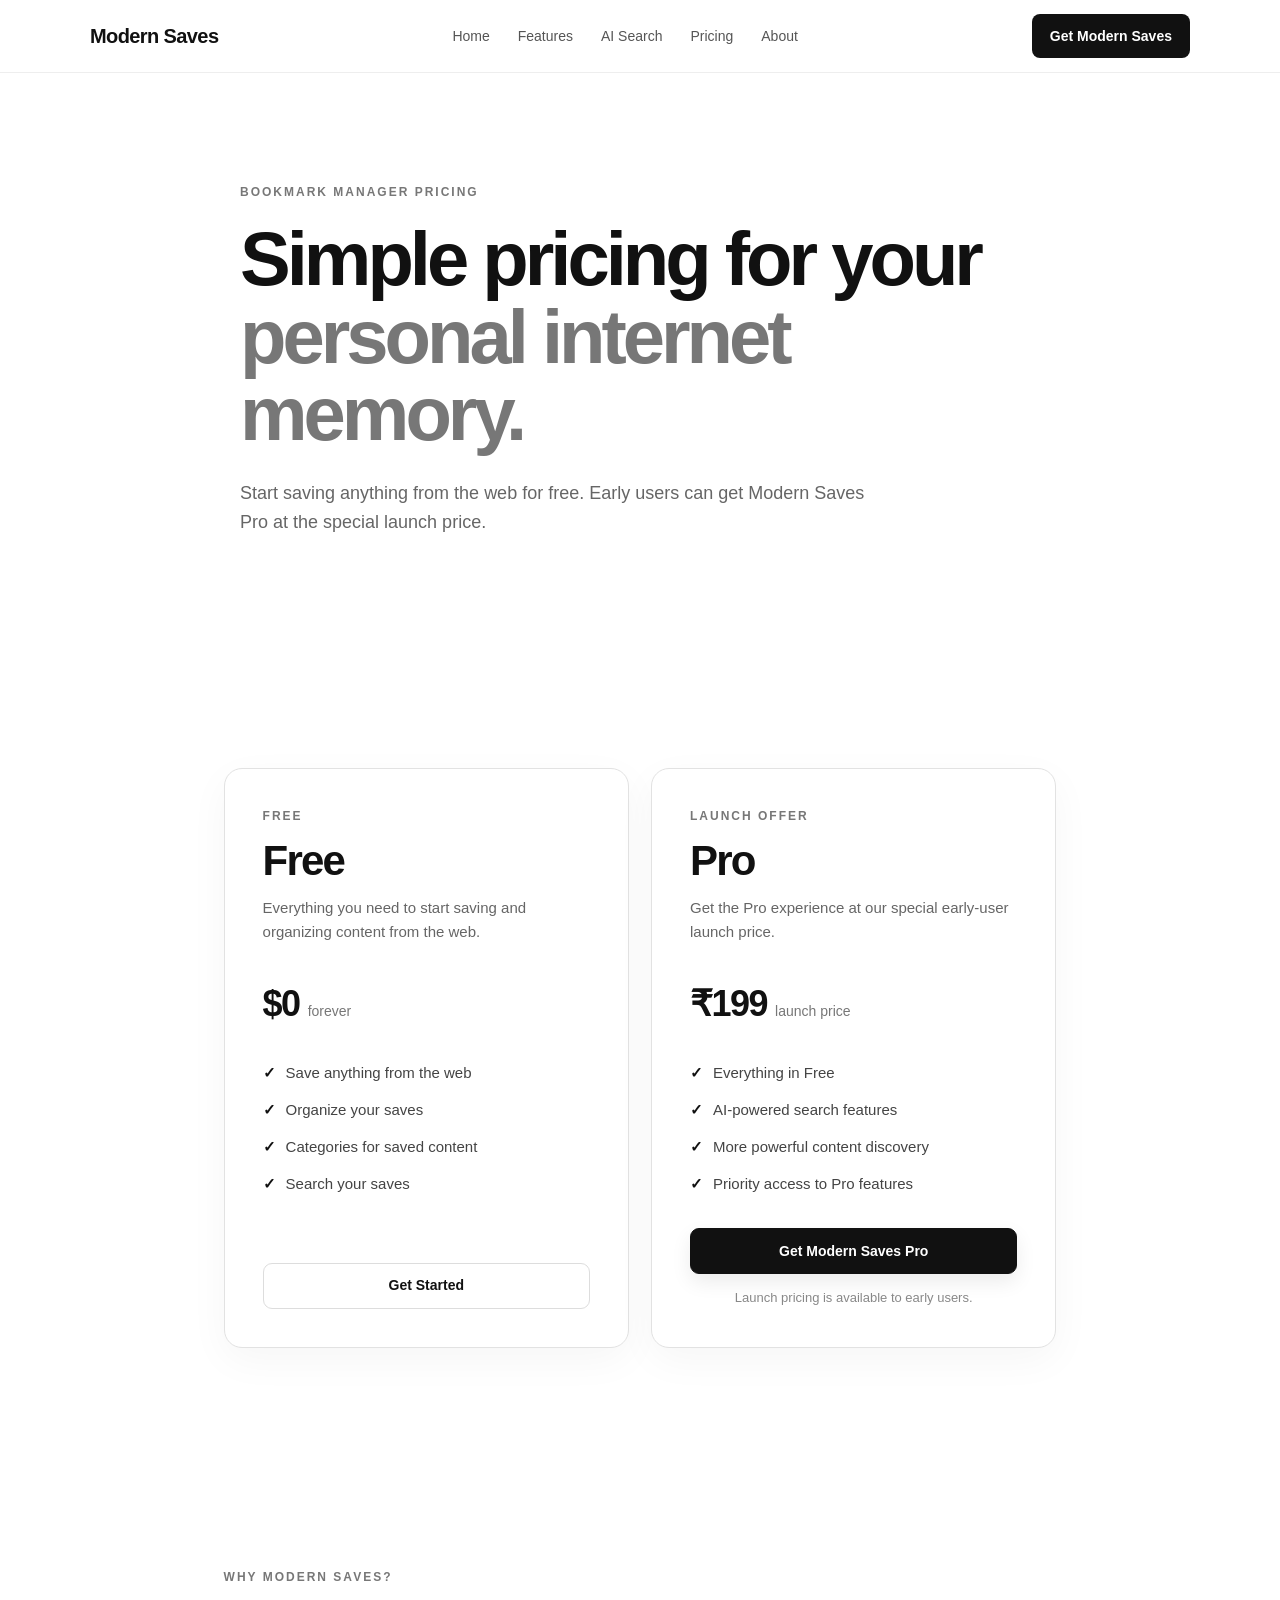
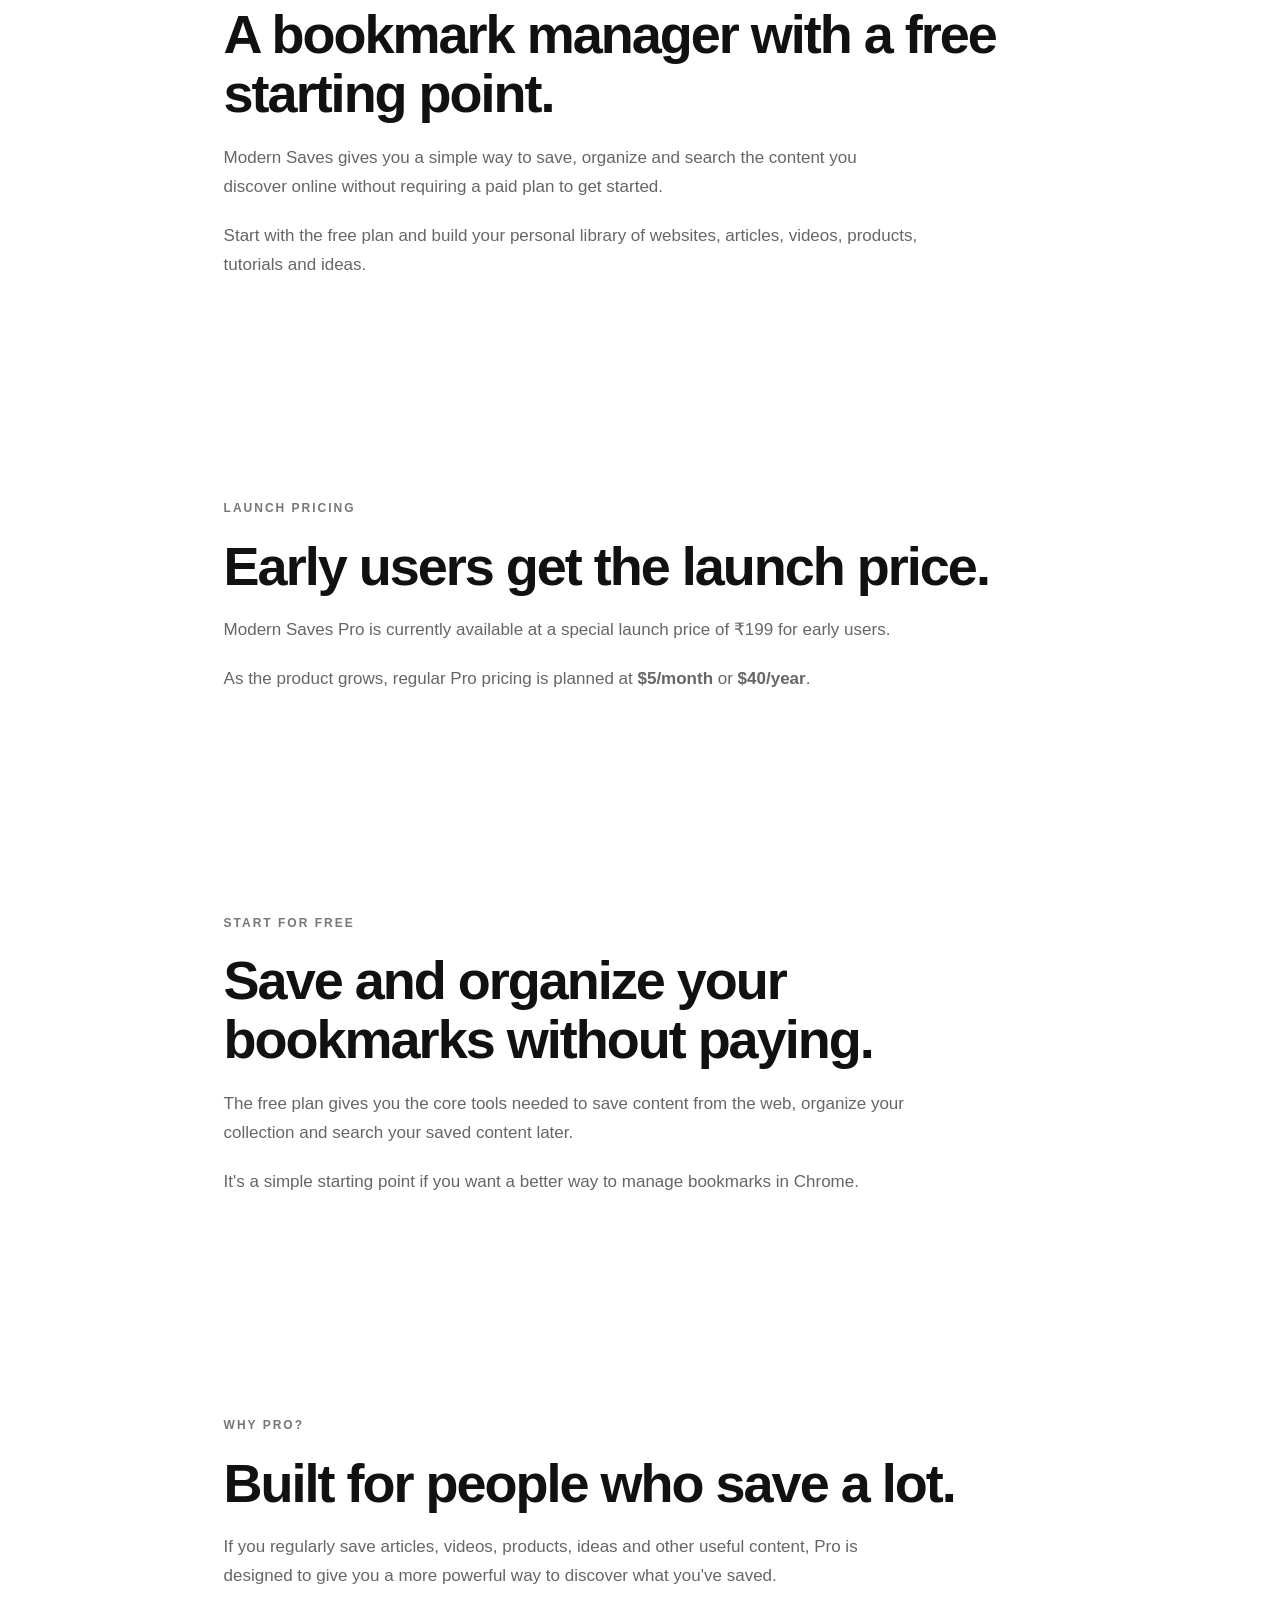
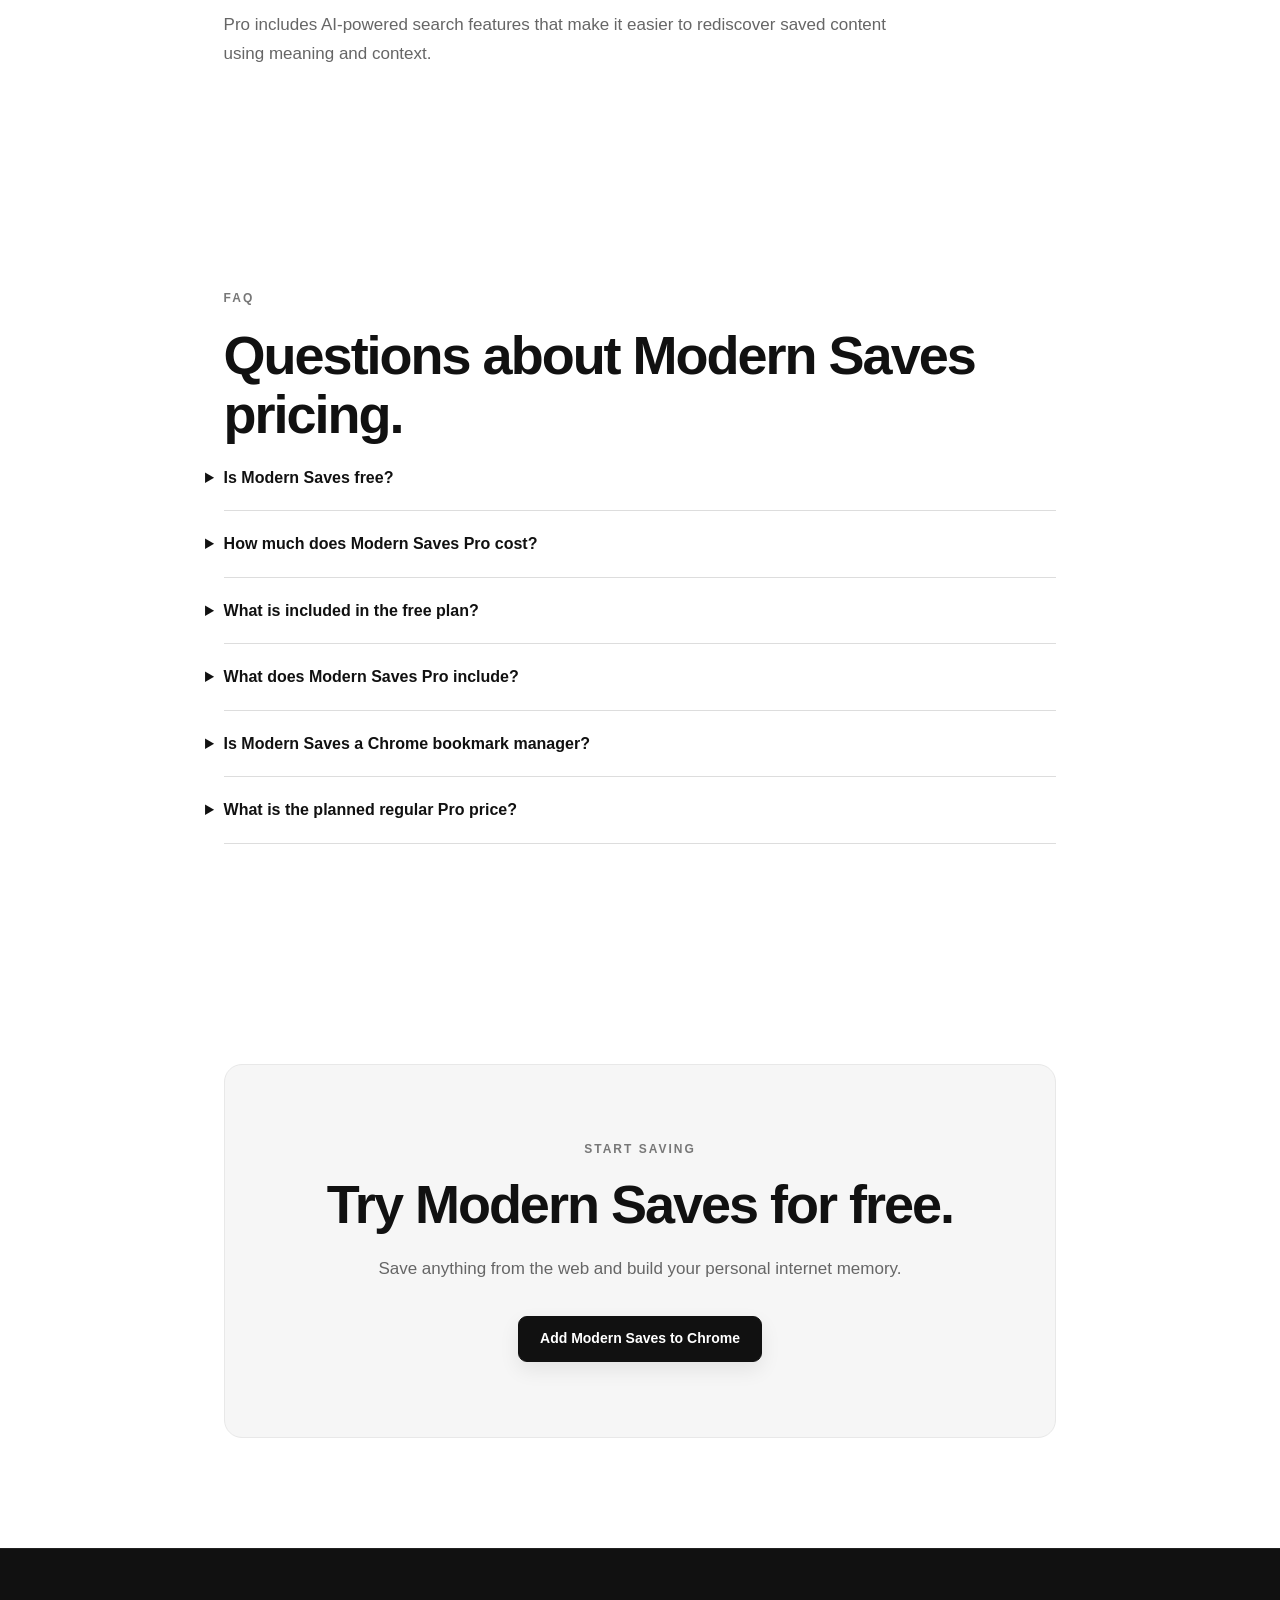
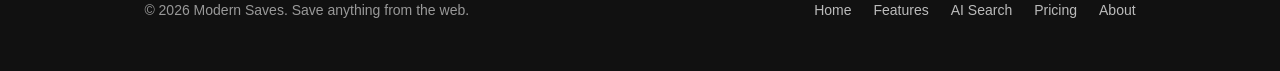
<file: pricing.html>
<!DOCTYPE html>
<html lang="en">
<head>
    <meta charset="UTF-8">
    <meta name="viewport" content="width=device-width, initial-scale=1.0">

    <title>Modern Saves Pricing — Bookmark Manager Plans</title>

    <meta
        name="description"
        content="See Modern Saves pricing for a Chrome bookmark manager with free saving, organization and search, plus Pro features and AI-powered content discovery."
    >

    <meta
        name="keywords"
        content="Modern Saves pricing, bookmark manager pricing, Chrome bookmark manager, AI bookmark manager, bookmark manager extension, AI bookmark search"
    >

    <link
        rel="canonical"
        href="https://modern-saves-website-76wo.vercel.app/pricing.html"
    >

    <!-- Open Graph -->

    <meta
        property="og:title"
        content="Modern Saves Pricing — Bookmark Manager Plans"
    >

    <meta
        property="og:description"
        content="Compare Modern Saves Free and Pro plans for saving, organizing and searching your bookmarks."
    >

    <meta property="og:type" content="website">

    <meta
        property="og:url"
        content="https://modern-saves-website-76wo.vercel.app/pricing.html"
    >

    <!-- Twitter -->

    <meta name="twitter:card" content="summary">

    <meta
        name="twitter:title"
        content="Modern Saves Pricing — Bookmark Manager Plans"
    >

    <meta
        name="twitter:description"
        content="Compare Modern Saves Free and Pro plans for saving, organizing and searching your bookmarks."
    >

    <!-- Structured Data -->

    <script type="application/ld+json">
    {
        "@context": "https://schema.org",
        "@type": "SoftwareApplication",
        "name": "Modern Saves",
        "description": "A Chrome bookmark manager for saving, organizing, searching and rediscovering content from the web.",
        "applicationCategory": "BrowserApplication",
        "operatingSystem": "Chrome",
        "url": "https://modern-saves-website-76wo.vercel.app/",
        "downloadUrl": "https://chromewebstore.google.com/detail/modern-saves/fnjaghebjbpdjbkgcealmfcdiagnfbpa"
    }
    </script>

    <link rel="stylesheet" href="style.css">
</head>


<body>


<header class="header">

    <div class="container nav">

        <a href="index.html" class="logo">
            Modern Saves
        </a>


        <nav class="nav-links">

            <a href="index.html">
                Home
            </a>

            <a href="features.html">
                Features
            </a>

            <a href="ai-search.html">
                AI Search
            </a>

            <a href="pricing.html">
                Pricing
            </a>

            <a href="about.html">
                About
            </a>

        </nav>


        <a
            href="https://chromewebstore.google.com/detail/modern-saves/fnjaghebjbpdjbkgcealmfcdiagnfbpa"
            class="nav-button"
            target="_blank"
            rel="noopener"
        >
            Get Modern Saves
        </a>

    </div>

</header>


<main>


<!-- HERO -->

<section class="hero">

    <div class="container">

        <p class="eyebrow">
            BOOKMARK MANAGER PRICING
        </p>


        <h1>

            Simple pricing for your

            <span>
                personal internet memory.
            </span>

        </h1>


        <p class="hero-text">

            Start saving anything from the web for free.
            Early users can get Modern Saves Pro at the
            special launch price.

        </p>

    </div>

</section>


<!-- PRICING -->

<section class="section">

    <div class="container">

        <div class="pricing-grid">


            <!-- FREE PLAN -->

            <article class="pricing-card">

                <p class="eyebrow">
                    FREE
                </p>


                <h2>
                    Free
                </h2>


                <p class="pricing-description">

                    Everything you need to start saving and
                    organizing content from the web.

                </p>


                <div class="price">

                    $0

                    <span>
                        forever
                    </span>

                </div>


                <ul class="pricing-list">

                    <li>
                        Save anything from the web
                    </li>

                    <li>
                        Organize your saves
                    </li>

                    <li>
                        Categories for saved content
                    </li>

                    <li>
                        Search your saves
                    </li>

                </ul>


                <a
                    href="https://chromewebstore.google.com/detail/modern-saves/fnjaghebjbpdjbkgcealmfcdiagnfbpa"
                    class="button button-secondary"
                    target="_blank"
                    rel="noopener"
                >
                    Get Started
                </a>

            </article>


            <!-- PRO PLAN -->

            <article class="pricing-card">

                <p class="eyebrow">
                    LAUNCH OFFER
                </p>


                <h2>
                    Pro
                </h2>


                <p class="pricing-description">

                    Get the Pro experience at our special
                    early-user launch price.

                </p>


                <div class="price">

                    ₹199

                    <span>
                        launch price
                    </span>

                </div>


                <ul class="pricing-list">

                    <li>
                        Everything in Free
                    </li>

                    <li>
                        AI-powered search features
                    </li>

                    <li>
                        More powerful content discovery
                    </li>

                    <li>
                        Priority access to Pro features
                    </li>

                </ul>


                <a
                    href="https://chromewebstore.google.com/detail/modern-saves/fnjaghebjbpdjbkgcealmfcdiagnfbpa"
                    class="button button-primary"
                    target="_blank"
                    rel="noopener"
                >
                    Get Modern Saves Pro
                </a>


                <p class="pricing-note">

                    Launch pricing is available to early users.

                </p>

            </article>


        </div>

    </div>

</section>


<!-- VALUE -->

<section class="section">

    <div class="container">

        <div class="section-heading">

            <p class="eyebrow">
                WHY MODERN SAVES?
            </p>


            <h2>
                A bookmark manager with a free starting point.
            </h2>


            <p>
                Modern Saves gives you a simple way to save,
                organize and search the content you discover
                online without requiring a paid plan to get started.
            </p>


            <p>
                Start with the free plan and build your personal
                library of websites, articles, videos, products,
                tutorials and ideas.
            </p>

        </div>

    </div>

</section>


<!-- LAUNCH PRICING -->

<section class="section">

    <div class="container">

        <div class="section-heading">

            <p class="eyebrow">
                LAUNCH PRICING
            </p>


            <h2>
                Early users get the launch price.
            </h2>


            <p>
                Modern Saves Pro is currently available at a
                special launch price of ₹199 for early users.
            </p>


            <p>
                As the product grows, regular Pro pricing is
                planned at <strong>$5/month</strong> or
                <strong>$40/year</strong>.
            </p>

        </div>

    </div>

</section>


<!-- FREE PLAN INFORMATION -->

<section class="section">

    <div class="container">

        <div class="section-heading">

            <p class="eyebrow">
                START FOR FREE
            </p>


            <h2>
                Save and organize your bookmarks without paying.
            </h2>


            <p>
                The free plan gives you the core tools needed to
                save content from the web, organize your collection
                and search your saved content later.
            </p>


            <p>
                It's a simple starting point if you want a better
                way to manage bookmarks in Chrome.
            </p>

        </div>

    </div>

</section>


<!-- PRO -->

<section class="section">

    <div class="container">

        <div class="section-heading">

            <p class="eyebrow">
                WHY PRO?
            </p>


            <h2>
                Built for people who save a lot.
            </h2>


            <p>
                If you regularly save articles, videos, products,
                ideas and other useful content, Pro is designed to
                give you a more powerful way to discover what you've
                saved.
            </p>


            <p>
                Pro includes AI-powered search features that make
                it easier to rediscover saved content using meaning
                and context.
            </p>

        </div>

    </div>

</section>


<!-- FAQ -->

<section class="section" id="faq">

    <div class="container">

        <div class="section-heading">

            <p class="eyebrow">
                FAQ
            </p>


            <h2>
                Questions about Modern Saves pricing.
            </h2>

        </div>


        <div class="faq-list">


            <details>

                <summary>
                    Is Modern Saves free?
                </summary>

                <p>
                    Yes. Modern Saves has a free plan that lets you
                    save content from the web, organize your saves
                    and search your collection.
                </p>

            </details>


            <details>

                <summary>
                    How much does Modern Saves Pro cost?
                </summary>

                <p>
                    Modern Saves Pro is currently offered at a special
                    launch price of ₹199 for early users.
                </p>

            </details>


            <details>

                <summary>
                    What is included in the free plan?
                </summary>

                <p>
                    The free plan includes saving content from the web,
                    organizing saves into categories and searching your
                    saved content.
                </p>

            </details>


            <details>

                <summary>
                    What does Modern Saves Pro include?
                </summary>

                <p>
                    Pro includes everything in the free plan plus
                    AI-powered search features and more powerful
                    content discovery.
                </p>

            </details>


            <details>

                <summary>
                    Is Modern Saves a Chrome bookmark manager?
                </summary>

                <p>
                    Yes. Modern Saves is a Chrome bookmark manager
                    extension designed to help you save, organize
                    and search content from the web.
                </p>

            </details>


            <details>

                <summary>
                    What is the planned regular Pro price?
                </summary>

                <p>
                    The planned regular Pro pricing is $5 per month
                    or $40 per year. The current launch offer is
                    available to early users.
                </p>

            </details>


        </div>

    </div>

</section>


<!-- CTA -->

<section class="section">

    <div class="container">

        <div class="cta-box">

            <p class="eyebrow">
                START SAVING
            </p>


            <h2>
                Try Modern Saves for free.
            </h2>


            <p>
                Save anything from the web and build your personal
                internet memory.
            </p>


            <a
                href="https://chromewebstore.google.com/detail/modern-saves/fnjaghebjbpdjbkgcealmfcdiagnfbpa"
                class="button button-primary"
                target="_blank"
                rel="noopener"
            >
                Add Modern Saves to Chrome
            </a>

        </div>

    </div>

</section>


</main>


<footer class="footer">

    <div class="container">

        <p>
            © 2026 Modern Saves. Save anything from the web.
        </p>


        <div>

            <a href="index.html">
                Home
            </a>

            <a href="features.html">
                Features
            </a>

            <a href="ai-search.html">
                AI Search
            </a>

            <a href="pricing.html">
                Pricing
            </a>

            <a href="about.html">
                About
            </a>

        </div>

    </div>

</footer>


</body>
</html>
</file>
<file: style.css>
/* =========================================================
   MODERN SAVES — GLOBAL STYLES
   ========================================================= */

* {
    margin: 0;
    padding: 0;
    box-sizing: border-box;
}

html {
    scroll-behavior: smooth;
}

body {
    font-family: -apple-system, BlinkMacSystemFont, "Segoe UI", sans-serif;
    background: #ffffff;
    color: #111111;
    line-height: 1.6;
    -webkit-font-smoothing: antialiased;
}

a {
    color: inherit;
    text-decoration: none;
}

img {
    max-width: 100%;
    display: block;
}

button,
a {
    -webkit-tap-highlight-color: transparent;
}

/* =========================================================
   CONTAINER
   ========================================================= */

.container {
    width: min(1100px, 88%);
    margin: 0 auto;
}

/* =========================================================
   HEADER / NAVIGATION
   ========================================================= */

.header {
    position: sticky;
    top: 0;
    z-index: 1000;
    width: 100%;
    background: rgba(255, 255, 255, 0.94);
    backdrop-filter: blur(14px);
    -webkit-backdrop-filter: blur(14px);
    border-bottom: 1px solid #eeeeee;
}

.nav {
    min-height: 72px;
    display: flex;
    align-items: center;
    justify-content: space-between;
    gap: 24px;
}

.logo {
    font-size: 20px;
    font-weight: 750;
    letter-spacing: -0.6px;
    white-space: nowrap;
}

.nav-links {
    display: flex;
    align-items: center;
    justify-content: center;
    gap: 28px;
    font-size: 14px;
    color: #555555;
}

.nav-links a {
    transition: color 0.2s ease;
}

.nav-links a:hover {
    color: #111111;
}

.nav-button {
    display: inline-flex;
    align-items: center;
    justify-content: center;
    background: #111111;
    color: #ffffff;
    padding: 11px 18px;
    min-height: 42px;
    border-radius: 8px;
    font-size: 14px;
    font-weight: 650;
    white-space: nowrap;
    transition:
        transform 0.2s ease,
        background 0.2s ease,
        opacity 0.2s ease;
}

.nav-button:hover {
    transform: translateY(-2px);
    background: #222222;
}

/* =========================================================
   GOOGLE TRANSLATE
   ========================================================= */

#google_translate_element {
    display: inline-flex;
    align-items: center;
    flex-shrink: 0;
}

#google_translate_element .goog-te-gadget {
    font-family: inherit !important;
    font-size: 0 !important;
    white-space: nowrap;
}

#google_translate_element .goog-te-gadget-simple {
    display: inline-flex !important;
    align-items: center;
    justify-content: center;
    min-width: 108px;
    height: 40px;
    padding: 0 12px !important;
    border: 1px solid #e2e2e2 !important;
    border-radius: 8px !important;
    background: #ffffff !important;
    box-sizing: border-box;
    font-family: inherit !important;
    font-size: 13px !important;
    color: #111111 !important;
    cursor: pointer;
    text-decoration: none !important;
    transition:
        border-color 0.2s ease,
        background 0.2s ease;
}

#google_translate_element .goog-te-gadget-simple:hover {
    border-color: #cfcfcf !important;
    background: #f8f8f8 !important;
}

#google_translate_element .goog-te-gadget-simple img {
    display: none !important;
}

#google_translate_element .goog-te-gadget-simple span {
    border: none !important;
    color: #111111 !important;
    font-family: inherit !important;
}

.goog-te-banner-frame {
    display: none !important;
}


/* =========================================================
   BUTTONS
   ========================================================= */

.button {
    display: inline-flex;
    align-items: center;
    justify-content: center;
    min-height: 46px;
    padding: 12px 21px;
    border-radius: 9px;
    font-size: 14px;
    font-weight: 650;
    line-height: 1.2;
    border: 1px solid transparent;
    cursor: pointer;
    transition:
        transform 0.2s ease,
        background 0.2s ease,
        border-color 0.2s ease,
        color 0.2s ease,
        box-shadow 0.2s ease;
}

.button:hover {
    transform: translateY(-2px);
}

.button-primary {
    background: #111111;
    color: #ffffff;
    border-color: #111111;
    box-shadow: 0 8px 20px rgba(0, 0, 0, 0.08);
}

.button-primary:hover {
    background: #222222;
    border-color: #222222;
}

.button-secondary {
    background: #ffffff;
    color: #111111;
    border-color: #dddddd;
}

.button-secondary:hover {
    background: #f7f7f7;
    border-color: #cfcfcf;
}

.primary-button {
    display: inline-flex;
    align-items: center;
    justify-content: center;
    background: #111111;
    color: #ffffff;
    padding: 12px 20px;
    border-radius: 8px;
    font-size: 14px;
    font-weight: 650;
}

.secondary-button {
    display: inline-flex;
    align-items: center;
    justify-content: center;
    padding: 12px 20px;
    border: 1px solid #dddddd;
    border-radius: 8px;
    font-size: 14px;
    font-weight: 650;
}

/* =========================================================
   HERO
   ========================================================= */

.hero {
    max-width: 1200px;
    margin: 0 auto;
    padding: 110px 6% 100px;
    display: grid;
    grid-template-columns: 1fr 1fr;
    gap: 70px;
    align-items: center;
}

.hero:not(:has(.product-preview)) {
    grid-template-columns: 1fr;
    max-width: 1100px;
}

.hero:not(:has(.product-preview)) > div {
    max-width: 800px;
}

.eyebrow {
    font-size: 12px;
    font-weight: 750;
    letter-spacing: 2px;
    color: #777777;
    margin-bottom: 18px;
}

.hero h1 {
    font-size: clamp(44px, 6vw, 76px);
    line-height: 1.02;
    letter-spacing: -4px;
    max-width: 800px;
}

.hero h1 span {
    display: block;
    color: #777777;
}

.hero-text {
    margin-top: 26px;
    max-width: 650px;
    font-size: 18px;
    line-height: 1.65;
    color: #666666;
}

.hero-buttons,
.hero-actions {
    display: flex;
    gap: 14px;
    margin-top: 34px;
    flex-wrap: wrap;
}

/* =========================================================
   PRODUCT PREVIEW
   ========================================================= */

.product-preview {
    display: flex;
    justify-content: center;
}

.preview-window {
    width: 100%;
    max-width: 520px;
    border: 1px solid #dddddd;
    border-radius: 14px;
    overflow: hidden;
    background: #ffffff;
    box-shadow: 0 25px 70px rgba(0, 0, 0, 0.12);
}

.preview-top {
    height: 48px;
    display: flex;
    align-items: center;
    justify-content: center;
    border-bottom: 1px solid #eeeeee;
    position: relative;
}

.preview-dots {
    position: absolute;
    left: 16px;
    display: flex;
    gap: 5px;
}

.preview-dots span {
    width: 8px;
    height: 8px;
    border-radius: 50%;
    background: #cccccc;
}

.preview-title {
    font-size: 13px;
    font-weight: 650;
}

.preview-content {
    display: flex;
    min-height: 350px;
}

.preview-sidebar {
    width: 135px;
    padding: 20px 15px;
    border-right: 1px solid #eeeeee;
    font-size: 12px;
}

.preview-sidebar strong {
    display: block;
    margin-bottom: 20px;
}

.preview-sidebar div {
    padding: 7px 0;
    color: #777777;
}

.preview-main {
    flex: 1;
    padding: 20px;
}

.preview-search {
    border: 1px solid #dddddd;
    padding: 10px 12px;
    border-radius: 7px;
    font-size: 12px;
    color: #888888;
    margin-bottom: 18px;
}

.save-card {
    border: 1px solid #eeeeee;
    padding: 15px;
    border-radius: 8px;
    margin-bottom: 10px;
}

.save-card strong {
    font-size: 13px;
}

.save-card p {
    font-size: 11px;
    color: #888888;
    margin-top: 4px;
}

/* =========================================================
   SECTIONS
   ========================================================= */

.section {
    max-width: 1100px;
    margin: 0 auto;
    padding: 110px 6%;
}

.section-light {
    max-width: none;
    background: #f7f7f7;
    padding-left: max(6%, calc((100% - 980px) / 2));
    padding-right: max(6%, calc((100% - 980px) / 2));
}

.section h2 {
    font-size: clamp(34px, 5vw, 54px);
    line-height: 1.1;
    letter-spacing: -2px;
    max-width: 800px;
}

.section-intro {
    max-width: 650px;
    margin-top: 20px;
    color: #666666;
    font-size: 17px;
}

.section-heading {
    max-width: 800px;
}

.section-heading > p:not(.eyebrow) {
    margin-top: 20px;
    max-width: 700px;
    color: #666666;
    font-size: 17px;
    line-height: 1.7;
}

/* =========================================================
   STEPS
   ========================================================= */

.steps {
    display: grid;
    grid-template-columns: repeat(3, 1fr);
    gap: 50px;
    margin-top: 65px;
}

.step-number {
    font-size: 13px;
    font-weight: 700;
    color: #999999;
    margin-bottom: 20px;
}

.step h3 {
    font-size: 21px;
    margin-bottom: 10px;
}

.step p {
    color: #666666;
    font-size: 15px;
}

/* =========================================================
   FEATURES
   ========================================================= */

.feature-grid,
.features-grid {
    display: grid;
    grid-template-columns: repeat(2, 1fr);
    gap: 18px;
    margin-top: 55px;
}

.feature-card {
    background: #ffffff;
    border: 1px solid #e5e5e5;
    padding: 30px;
    border-radius: 12px;
    transition:
        transform 0.2s ease,
        border-color 0.2s ease,
        box-shadow 0.2s ease;
}

.feature-card:hover {
    transform: translateY(-3px);
    border-color: #d6d6d6;
    box-shadow: 0 12px 35px rgba(0, 0, 0, 0.06);
}

.feature-card h3 {
    font-size: 20px;
    line-height: 1.3;
    margin-bottom: 10px;
}

.feature-card p {
    color: #666666;
    line-height: 1.65;
}

/* =========================================================
   AI
   ========================================================= */

.ai-section {
    text-align: center;
}

.ai-section h2,
.ai-section .section-intro {
    margin-left: auto;
    margin-right: auto;
}

.ai-example {
    max-width: 650px;
    margin: 45px auto 0;
    text-align: left;
}

.ai-search-box {
    border: 1px solid #cccccc;
    border-radius: 10px;
    padding: 17px;
    display: flex;
    gap: 10px;
    font-size: 14px;
    background: #ffffff;
}

.ai-result {
    margin-top: 12px;
    padding: 22px;
    background: #f6f6f6;
    border-radius: 10px;
}

.ai-result p {
    margin-top: 5px;
    color: #666666;
    font-size: 14px;
}

/* =========================================================
   USE CASES
   ========================================================= */

.use-case-grid {
    display: grid;
    grid-template-columns: repeat(2, 1fr);
    gap: 35px;
    margin-top: 55px;
}

.use-case-grid h3 {
    font-size: 20px;
    margin-bottom: 7px;
}

.use-case-grid p {
    color: #666666;
}

/* =========================================================
   PRICING
   ========================================================= */

.pricing-grid {
    display: grid;
    grid-template-columns: repeat(2, minmax(0, 1fr));
    gap: 22px;
    margin-top: 20px;
}

.pricing-card {
    position: relative;
    display: flex;
    flex-direction: column;
    min-height: 500px;
    padding: 38px;
    border: 1px solid #e2e2e2;
    border-radius: 18px;
    background: #ffffff;
    box-shadow: 0 12px 40px rgba(0, 0, 0, 0.04);
    transition:
        transform 0.2s ease,
        box-shadow 0.2s ease,
        border-color 0.2s ease;
}

.pricing-card:hover {
    transform: translateY(-4px);
    border-color: #d3d3d3;
    box-shadow: 0 20px 50px rgba(0, 0, 0, 0.08);
}

.pricing-card .eyebrow {
    margin-bottom: 12px;
}

.pricing-card h2 {
    font-size: 42px;
    line-height: 1.1;
    letter-spacing: -1.8px;
    margin-bottom: 12px;
}

.pricing-description {
    max-width: 450px;
    min-height: 54px;
    color: #666666;
    font-size: 15px;
    line-height: 1.6;
}

.price {
    display: flex;
    align-items: baseline;
    gap: 8px;
    margin-top: 25px;
    font-size: 36px;
    font-weight: 750;
    letter-spacing: -1.5px;
}

.price span {
    font-size: 14px;
    font-weight: 500;
    letter-spacing: 0;
    color: #777777;
}

.pricing-list {
    list-style: none;
    margin: 28px 0 32px;
    display: grid;
    gap: 13px;
}

.pricing-list li {
    position: relative;
    padding-left: 23px;
    color: #444444;
    font-size: 15px;
}

.pricing-list li::before {
    content: "✓";
    position: absolute;
    left: 0;
    top: 0;
    font-weight: 700;
    color: #111111;
}

.pricing-card .button {
    width: 100%;
    margin-top: auto;
}

.pricing-note {
    margin-top: 14px;
    text-align: center;
    color: #888888;
    font-size: 13px;
}

/* =========================================================
   FAQ
   ========================================================= */

.faq {
    max-width: 800px;
    margin-top: 45px;
}

details {
    border-bottom: 1px solid #dddddd;
    padding: 20px 0;
}

summary {
    cursor: pointer;
    font-weight: 650;
    list-style-position: outside;
}

details p {
    margin-top: 12px;
    color: #666666;
    line-height: 1.7;
}

/* =========================================================
   CTA BOX
   ========================================================= */

.cta-box {
    text-align: center;
    padding: 75px 45px;
    border-radius: 18px;
    background: #f6f6f6;
    border: 1px solid #e8e8e8;
}

.cta-box .eyebrow {
    margin-bottom: 16px;
}

.cta-box h2 {
    max-width: 760px;
    margin: 0 auto;
}

.cta-box p:not(.eyebrow) {
    max-width: 600px;
    margin: 20px auto 30px;
    color: #666666;
    font-size: 17px;
}

.cta-box .button {
    margin-top: 4px;
}

/* =========================================================
   FINAL CTA
   ========================================================= */

.final-cta {
    text-align: center;
    padding: 120px 6%;
    background: #111111;
    color: #ffffff;
}

.final-cta .eyebrow {
    color: #999999;
}

.final-cta h2 {
    max-width: 750px;
    margin: auto;
    font-size: clamp(40px, 6vw, 65px);
    line-height: 1.05;
    letter-spacing: -3px;
}

.final-cta p {
    color: #aaaaaa;
    margin: 20px 0 30px;
}

.final-cta .primary-button,
.final-cta .button-primary {
    background: #ffffff;
    color: #111111;
    border-color: #ffffff;
}

/* =========================================================
   FOOTER
   ========================================================= */

.footer,
footer {
    padding: 50px 6%;
    background: #111111;
    color: #ffffff;
    border-top: 1px solid #222222;
}

.footer .container,
footer .container {
    display: flex;
    align-items: center;
    justify-content: space-between;
    gap: 30px;
}

.footer p,
footer p {
    color: #999999;
    font-size: 14px;
}

.footer .container > div,
footer .container > div {
    display: flex;
    gap: 22px;
    flex-wrap: wrap;
}

.footer a,
footer a {
    color: #bbbbbb;
    font-size: 14px;
    transition: color 0.2s ease;
}

.footer a:hover,
footer a:hover {
    color: #ffffff;
}

.footer .copyright,
footer .copyright {
    margin-top: 25px;
    font-size: 12px;
}

/* =========================================================
   RESPONSIVE
   ========================================================= */

@media (max-width: 1050px) {

    .nav {
        gap: 14px;
    }

    .nav-links {
        gap: 18px;
    }

    .nav-button {
        padding: 10px 14px;
    }

    #google_translate_element .goog-te-gadget-simple {
        min-width: 100px;
    }
}

@media (max-width: 900px) {

    .nav {
        gap: 12px;
    }

    .nav-links {
        gap: 14px;
        font-size: 13px;
    }

    .hero {
        gap: 45px;
    }

    .pricing-card {
        padding: 30px;
    }
}

@media (max-width: 800px) {

    .container {
        width: 90%;
    }

    .nav {
        min-height: 68px;
    }

    .nav-links {
        display: none;
    }

    .nav-button {
        padding: 10px 14px;
        font-size: 13px;
    }

    #google_translate_element {
        margin-left: 0;
    }

    #google_translate_element .goog-te-gadget-simple {
        min-width: 100px;
        height: 38px;
    }

    .hero {
        grid-template-columns: 1fr;
        padding: 75px 5% 70px;
    }

    .hero h1 {
        letter-spacing: -2.5px;
    }

    .hero-text {
        font-size: 17px;
    }

    .hero-buttons,
    .hero-actions {
        margin-top: 28px;
    }

    .section {
        padding: 80px 5%;
    }

    .section h2 {
        letter-spacing: -1.5px;
    }

    .steps {
        grid-template-columns: 1fr;
        gap: 35px;
        margin-top: 45px;
    }

    .feature-grid,
    .features-grid,
    .use-case-grid,
    .pricing-grid {
        grid-template-columns: 1fr;
    }

    .feature-grid,
    .features-grid {
        margin-top: 40px;
    }

    .use-case-grid {
        margin-top: 40px;
    }

    .pricing-grid {
        gap: 18px;
    }

    .pricing-card {
        min-height: auto;
        padding: 30px;
    }

    .pricing-description {
        min-height: auto;
    }

    .cta-box {
        padding: 55px 25px;
    }

    .footer .container,
    footer .container {
        flex-direction: column;
        text-align: center;
    }

    .footer .container > div,
    footer .container > div {
        justify-content: center;
    }

    .preview-sidebar {
        display: none;
    }
}

@media (max-width: 520px) {

    .nav-button {
        padding: 9px 12px;
        font-size: 12px;
    }

    #google_translate_element .goog-te-gadget-simple {
        min-width: 94px;
        padding: 0 10px !important;
        font-size: 12px !important;
    }

    .hero {
        padding-top: 60px;
    }

    .hero h1 {
        font-size: clamp(40px, 12vw, 58px);
        letter-spacing: -2px;
    }

    .hero-buttons,
    .hero-actions {
        flex-direction: column;
        width: 100%;
    }

    .hero-buttons .button,
    .hero-actions .button {
        width: 100%;
    }

    .pricing-card h2 {
        font-size: 36px;
    }

    .price {
        font-size: 32px;
    }

    .cta-box h2 {
        font-size: 34px;
    }
}
</file>
